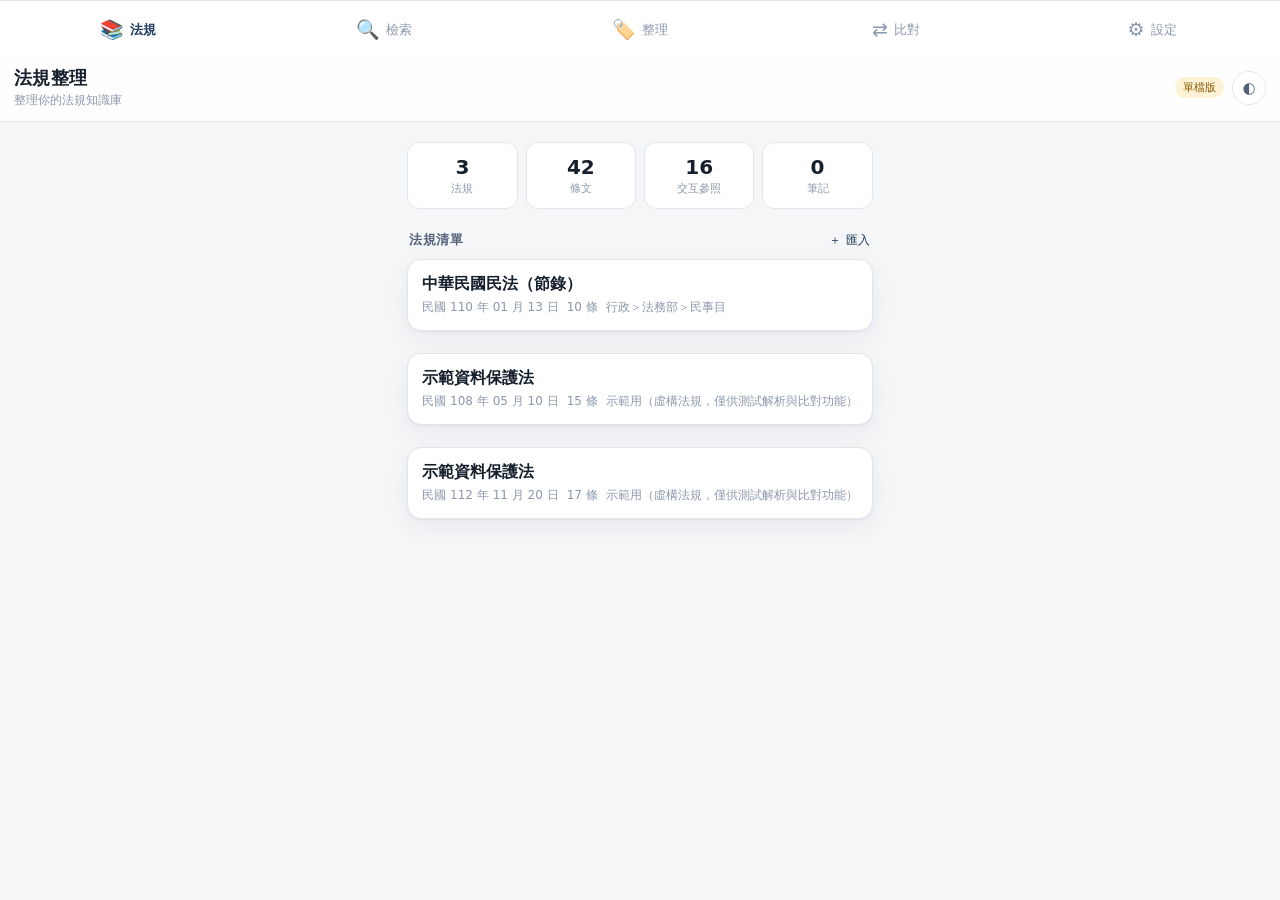
<file: demo/法規整理-試用版.html>
<!DOCTYPE html>
<html lang="zh-Hant">
<head>
<meta charset="utf-8" />
<meta name="viewport" content="width=device-width, initial-scale=1, viewport-fit=cover" />
<meta name="theme-color" content="#1f3a5f" />
<meta name="description" content="法規整理 App：條文結構化、全文檢索、交互參照、標籤筆記與修法比對。" />
<title>法規整理（試用版）</title>

<link rel="icon" href="[data-uri]" type="image/svg+xml" />
<link rel="apple-touch-icon" href="[data-uri]" />
<meta name="apple-mobile-web-app-capable" content="yes" />
<meta name="apple-mobile-web-app-status-bar-style" content="black-translucent" />
<meta name="apple-mobile-web-app-title" content="法規整理" />
<style>
/* 法規整理 App 樣式：手機優先，桌機自動加寬 */

:root {
  --ink: #16202c;
  --ink-soft: #55637a;
  --ink-faint: #8b98ab;
  --paper: #f5f6f8;
  --card: #ffffff;
  --line: #e2e6ec;
  --brand: #1f3a5f;
  --brand-soft: #e8eef7;
  --accent: #9a6b2f;
  --danger: #b3261e;
  --ok: #1f6b45;
  --radius: 14px;
  --shadow: 0 1px 2px rgba(22, 32, 44, .06), 0 8px 24px rgba(22, 32, 44, .06);
  --tabbar-height: 58px;
  --reading-size: 17px;
  --reading-line: 1.9;
  color-scheme: light dark;
}

[data-theme="dark"] {
  --ink: #e7ecf3;
  --ink-soft: #a8b4c6;
  --ink-faint: #7c8798;
  --paper: #12161c;
  --card: #1a2027;
  --line: #2a323d;
  --brand: #8fb4e8;
  --brand-soft: #1e2936;
  --accent: #d5a869;
  --shadow: 0 1px 2px rgba(0, 0, 0, .4), 0 8px 24px rgba(0, 0, 0, .3);
}

* { box-sizing: border-box; }

html, body {
  margin: 0;
  padding: 0;
  background: var(--paper);
  color: var(--ink);
  font-family: "Noto Sans TC", "PingFang TC", "Microsoft JhengHei", "Hiragino Sans", system-ui, -apple-system, "Segoe UI", sans-serif;
  -webkit-text-size-adjust: 100%;
  overscroll-behavior-y: contain;
}

body { padding-bottom: calc(var(--tabbar-height) + env(safe-area-inset-bottom)); }

a { color: var(--brand); text-decoration: none; }
button { font: inherit; cursor: pointer; }

/* ------------------------------------------------------------ 頂部列 */
.topbar {
  position: sticky;
  top: 0;
  z-index: 20;
  display: flex;
  align-items: center;
  gap: 10px;
  padding: calc(env(safe-area-inset-top) + 12px) 14px 12px;
  background: color-mix(in srgb, var(--card) 88%, transparent);
  backdrop-filter: saturate(150%) blur(12px);
  border-bottom: 1px solid var(--line);
}

.topbar__titles { flex: 1; min-width: 0; }
.topbar__title {
  margin: 0;
  font-size: 18px;
  font-weight: 700;
  letter-spacing: .3px;
  white-space: nowrap;
  overflow: hidden;
  text-overflow: ellipsis;
}
.topbar__subtitle {
  margin: 2px 0 0;
  font-size: 12px;
  color: var(--ink-faint);
  white-space: nowrap;
  overflow: hidden;
  text-overflow: ellipsis;
}
.topbar__back {
  border: none;
  background: var(--brand-soft);
  color: var(--brand);
  width: 34px;
  height: 34px;
  border-radius: 50%;
  font-size: 22px;
  line-height: 1;
  padding: 0 0 3px;
}
.topbar__actions { display: flex; align-items: center; gap: 8px; }
.icon-button {
  border: 1px solid var(--line);
  background: var(--card);
  color: var(--ink-soft);
  width: 34px;
  height: 34px;
  border-radius: 50%;
  font-size: 15px;
}

.badge {
  font-size: 11px;
  padding: 3px 8px;
  border-radius: 999px;
  background: var(--brand-soft);
  color: var(--brand);
  white-space: nowrap;
}
.badge--offline { background: #fdf1d6; color: #8a5a00; }
[data-theme="dark"] .badge--offline { background: #3a2f18; color: #e6bd6a; }

/* ------------------------------------------------------------ 版面 */
.view { padding: 14px 14px 24px; max-width: 860px; margin: 0 auto; }
.view:focus { outline: none; }
.loading, .empty {
  padding: 40px 16px;
  text-align: center;
  color: var(--ink-faint);
  font-size: 14px;
}

.section-title {
  display: flex;
  align-items: baseline;
  justify-content: space-between;
  gap: 8px;
  margin: 22px 2px 10px;
  font-size: 13px;
  font-weight: 700;
  color: var(--ink-soft);
  letter-spacing: .6px;
}
.section-title:first-child { margin-top: 4px; }
.section-title a { font-size: 12px; font-weight: 500; }

.card {
  background: var(--card);
  border: 1px solid var(--line);
  border-radius: var(--radius);
  box-shadow: var(--shadow);
  padding: 14px;
  margin-bottom: 12px;
}
.card--tap { display: block; color: inherit; transition: transform .12s ease; }
.card--tap:active { transform: scale(.99); }

.list { display: flex; flex-direction: column; gap: 10px; }

.law-card__name { font-size: 16px; font-weight: 700; margin: 0 0 4px; }
.law-card__meta { font-size: 12px; color: var(--ink-faint); display: flex; flex-wrap: wrap; gap: 8px; }
.law-card__chips { margin-top: 10px; display: flex; gap: 6px; flex-wrap: wrap; }

.chip {
  font-size: 11px;
  padding: 3px 9px;
  border-radius: 999px;
  background: var(--brand-soft);
  color: var(--brand);
  border: none;
}
.chip--muted { background: transparent; color: var(--ink-faint); border: 1px solid var(--line); }
.chip--accent { background: color-mix(in srgb, var(--accent) 18%, transparent); color: var(--accent); }
.chip--del { background: color-mix(in srgb, var(--danger) 12%, transparent); color: var(--danger); }

/* ------------------------------------------------------------ 檢索 */
.searchbar { display: flex; gap: 8px; margin-bottom: 12px; }
.searchbar input {
  flex: 1;
  min-width: 0;
  padding: 12px 14px;
  font-size: 16px;
  border: 1px solid var(--line);
  border-radius: 12px;
  background: var(--card);
  color: var(--ink);
}
.searchbar input:focus { outline: 2px solid var(--brand-soft); border-color: var(--brand); }

.button {
  border: none;
  border-radius: 12px;
  padding: 12px 16px;
  font-size: 15px;
  font-weight: 600;
  background: var(--brand);
  color: #fff;
}
.button--ghost { background: var(--card); color: var(--brand); border: 1px solid var(--line); }
.button--block { display: block; width: 100%; }
.button--small { padding: 8px 12px; font-size: 13px; border-radius: 10px; }
.button:disabled { opacity: .5; }

.button-row { display: flex; gap: 8px; flex-wrap: wrap; }

.hit__head { display: flex; justify-content: space-between; gap: 10px; align-items: baseline; }
.hit__law { font-size: 13px; color: var(--ink-soft); }
.hit__version { font-size: 11px; color: var(--ink-faint); }
.hit__label { font-size: 15px; font-weight: 700; }
.hit__path { font-size: 11px; color: var(--ink-faint); margin: 4px 0 0; }
.hit__snippet { font-size: 14px; line-height: 1.7; margin: 8px 0 0; color: var(--ink-soft); }
mark { background: color-mix(in srgb, var(--accent) 28%, transparent); color: inherit; padding: 0 2px; border-radius: 3px; }

/* ------------------------------------------------------------ 章節樹 */
.tree { display: flex; flex-direction: column; gap: 2px; }
.tree__division {
  font-weight: 700;
  color: var(--brand);
  padding: 10px 0 4px;
  font-size: 14px;
}
.tree__division[data-level="2"] { font-size: 13.5px; }
.tree__division[data-level="3"] { font-size: 13px; color: var(--ink-soft); }
.tree__article {
  display: flex;
  gap: 10px;
  padding: 10px 12px;
  border-radius: 10px;
  background: var(--card);
  border: 1px solid var(--line);
  color: inherit;
  align-items: baseline;
}
.tree__article:active { background: var(--brand-soft); }
.tree__label { font-weight: 700; font-size: 14px; white-space: nowrap; }
.tree__preview {
  font-size: 13px;
  color: var(--ink-faint);
  overflow: hidden;
  text-overflow: ellipsis;
  white-space: nowrap;
}
.tree__group { padding-left: 10px; border-left: 2px solid var(--line); margin-left: 4px; display: flex; flex-direction: column; gap: 6px; }

/* ------------------------------------------------------------ 條文 */
.article__label { font-size: 20px; font-weight: 700; margin: 0; }
.article__path { font-size: 12px; color: var(--ink-faint); margin: 6px 0 0; }
.article__body {
  font-size: var(--reading-size);
  line-height: var(--reading-line);
  margin-top: 14px;
  font-family: "Noto Serif TC", "Songti TC", "PMingLiU", Georgia, serif;
}
.paragraph { margin: 0 0 12px; text-indent: 2em; }
.paragraph__index {
  display: inline-block;
  text-indent: 0;
  margin-right: 6px;
  font-size: 12px;
  color: var(--ink-faint);
  font-family: system-ui, sans-serif;
  vertical-align: 2px;
}
.items { margin: 6px 0 12px; padding-left: 2em; display: flex; flex-direction: column; gap: 6px; }
.item { text-indent: 0; }
.item--目 { padding-left: 1.6em; color: var(--ink-soft); font-size: .95em; }
.ref-link {
  border-bottom: 1px dashed var(--brand);
  cursor: pointer;
  color: var(--brand);
}

.toolbar { display: flex; gap: 8px; flex-wrap: wrap; margin-top: 16px; }

.reference { display: flex; gap: 10px; align-items: baseline; padding: 9px 0; border-bottom: 1px dashed var(--line); font-size: 14px; }
.reference:last-child { border-bottom: none; }
.reference__relation {
  font-size: 11px;
  padding: 2px 7px;
  border-radius: 6px;
  background: var(--brand-soft);
  color: var(--brand);
  white-space: nowrap;
}
.reference__relation[data-relation="準用"] { background: color-mix(in srgb, var(--accent) 18%, transparent); color: var(--accent); }
.reference__relation[data-relation="除外"] { background: color-mix(in srgb, var(--danger) 12%, transparent); color: var(--danger); }
.reference__text { flex: 1; min-width: 0; }
.reference__context { font-size: 12px; color: var(--ink-faint); margin-top: 3px; }

textarea, select, input[type="text"] {
  width: 100%;
  padding: 11px 12px;
  font-size: 15px;
  border: 1px solid var(--line);
  border-radius: 12px;
  background: var(--card);
  color: var(--ink);
  font-family: inherit;
}
textarea { min-height: 110px; resize: vertical; line-height: 1.7; }
label.field { display: block; margin-bottom: 12px; font-size: 13px; color: var(--ink-soft); }
label.field > span { display: block; margin-bottom: 6px; font-weight: 600; }

.tag-row { display: flex; gap: 6px; flex-wrap: wrap; align-items: center; }
.tag-pill {
  display: inline-flex;
  align-items: center;
  gap: 5px;
  font-size: 12px;
  padding: 5px 10px;
  border-radius: 999px;
  background: var(--brand-soft);
  color: var(--brand);
}
.tag-pill button { border: none; background: none; color: inherit; font-size: 14px; line-height: 1; padding: 0; }

/* ------------------------------------------------------------ 比對 */
.diff-summary { display: flex; gap: 8px; flex-wrap: wrap; margin-bottom: 12px; }
.diff-change { margin-bottom: 12px; }
.diff-change__head { display: flex; gap: 8px; align-items: baseline; margin-bottom: 8px; }
.diff-body { font-size: 15px; line-height: 1.9; }
.diff-ins { background: color-mix(in srgb, var(--ok) 16%, transparent); color: var(--ok); border-radius: 3px; }
.diff-del { background: color-mix(in srgb, var(--danger) 12%, transparent); color: var(--danger); text-decoration: line-through; border-radius: 3px; }

.stat-grid { display: grid; grid-template-columns: repeat(auto-fit, minmax(72px, 1fr)); gap: 8px; }
.stat { background: var(--card); border: 1px solid var(--line); border-radius: 12px; padding: 12px 8px; text-align: center; }
.stat__value { font-size: 20px; font-weight: 700; }
.stat__label { font-size: 11px; color: var(--ink-faint); margin-top: 2px; }

.path-table { width: 100%; font-size: 12.5px; border-collapse: collapse; }
.path-table th { text-align: left; color: var(--ink-soft); font-weight: 600; padding: 6px 8px 6px 0; white-space: nowrap; vertical-align: top; }
.path-table td { padding: 6px 0; color: var(--ink-soft); word-break: break-all; font-family: ui-monospace, SFMono-Regular, Menlo, monospace; }

/* ------------------------------------------------------------ 底部導覽 */
.tabbar {
  position: fixed;
  bottom: 0;
  left: 0;
  right: 0;
  z-index: 30;
  display: flex;
  height: calc(var(--tabbar-height) + env(safe-area-inset-bottom));
  padding-bottom: env(safe-area-inset-bottom);
  background: color-mix(in srgb, var(--card) 92%, transparent);
  backdrop-filter: saturate(150%) blur(12px);
  border-top: 1px solid var(--line);
}
.tabbar__item {
  flex: 1;
  display: flex;
  flex-direction: column;
  align-items: center;
  justify-content: center;
  gap: 2px;
  font-size: 10.5px;
  color: var(--ink-faint);
  padding-top: 4px;
}
.tabbar__item[aria-current="page"] { color: var(--brand); font-weight: 700; }
.tabbar__icon { font-size: 19px; line-height: 1; }

.toast {
  position: fixed;
  left: 50%;
  bottom: calc(var(--tabbar-height) + env(safe-area-inset-bottom) + 16px);
  transform: translateX(-50%);
  z-index: 40;
  background: var(--ink);
  color: var(--paper);
  padding: 10px 16px;
  border-radius: 999px;
  font-size: 13.5px;
  box-shadow: var(--shadow);
  max-width: 88vw;
  text-align: center;
}

@media (min-width: 760px) {
  body { padding-bottom: 0; padding-top: 0; }
  .tabbar { position: sticky; top: 0; bottom: auto; order: -1; height: 54px; padding-bottom: 0; }
  .tabbar__item { flex-direction: row; gap: 6px; font-size: 13px; }
  #app { display: flex; flex-direction: column; min-height: 100vh; }
  .view { padding-top: 20px; }
}

@media print {
  .topbar, .tabbar, .toolbar, .toast { display: none !important; }
  .view { max-width: none; }
}

</style>
</head>
<body>
<div id="app">
  <header class="topbar">
    <button class="topbar__back" id="back-button" hidden aria-label="返回">‹</button>
    <div class="topbar__titles">
      <h1 class="topbar__title" id="page-title">法規整理</h1>
      <p class="topbar__subtitle" id="page-subtitle">整理你的法規知識庫</p>
    </div>
    <div class="topbar__actions">
      <span class="badge badge--offline" id="offline-badge" hidden>離線</span>
      <button class="icon-button" id="theme-button" aria-label="切換深淺色">◐</button>
    </div>
  </header>

  <main id="view" class="view" tabindex="-1">
    <div class="loading">載入中…</div>
  </main>

  <nav class="tabbar" id="tabbar">
    <a class="tabbar__item" href="#/" data-tab="home"><span class="tabbar__icon">📚</span><span>法規</span></a>
    <a class="tabbar__item" href="#/search" data-tab="search"><span class="tabbar__icon">🔍</span><span>檢索</span></a>
    <a class="tabbar__item" href="#/organize" data-tab="organize"><span class="tabbar__icon">🏷️</span><span>整理</span></a>
    <a class="tabbar__item" href="#/diff" data-tab="diff"><span class="tabbar__icon">⇄</span><span>比對</span></a>
    <a class="tabbar__item" href="#/settings" data-tab="settings"><span class="tabbar__icon">⚙️</span><span>設定</span></a>
  </nav>

  <div class="toast" id="toast" hidden></div>
</div>

<script>window.__LAWKIT_BUNDLE__ = {"generated_at":"2026-07-25T09:36:51+00:00","laws":[{"id":1,"name":"中華民國民法（節錄）","short_name":"","category":"行政＞法務部＞民事目","authority":"","version_label":"民國 110 年 01 月 13 日","amended":"民國 110 年 01 月 13 日","promulgated":"","divisions":[{"id":1,"law_id":1,"seq":0,"parent_seq":null,"kind":"編","number":1,"sub":0,"title":"總則","level":1,"heading":"第一編 總則"},{"id":2,"law_id":1,"seq":1,"parent_seq":0,"kind":"章","number":1,"sub":0,"title":"法例","level":2,"heading":"第一章 法例"},{"id":3,"law_id":1,"seq":2,"parent_seq":0,"kind":"章","number":2,"sub":0,"title":"人","level":2,"heading":"第二章 人"},{"id":4,"law_id":1,"seq":3,"parent_seq":2,"kind":"節","number":1,"sub":0,"title":"自然人","level":3,"heading":"第一節 自然人"},{"id":5,"law_id":1,"seq":4,"parent_seq":0,"kind":"章","number":4,"sub":0,"title":"法律行為","level":2,"heading":"第四章 法律行為"},{"id":6,"law_id":1,"seq":5,"parent_seq":4,"kind":"節","number":1,"sub":0,"title":"通則","level":3,"heading":"第一節 通則"},{"id":7,"law_id":1,"seq":6,"parent_seq":0,"kind":"章","number":7,"sub":0,"title":"權利之行使","level":2,"heading":"第七章 權利之行使"},{"id":8,"law_id":1,"seq":7,"parent_seq":null,"kind":"編","number":2,"sub":0,"title":"債","level":1,"heading":"第二編 債"},{"id":9,"law_id":1,"seq":8,"parent_seq":7,"kind":"章","number":1,"sub":0,"title":"通則","level":2,"heading":"第一章 通則"},{"id":10,"law_id":1,"seq":9,"parent_seq":8,"kind":"節","number":1,"sub":0,"title":"債之發生","level":3,"heading":"第一節 債之發生"},{"id":11,"law_id":1,"seq":10,"parent_seq":9,"kind":"款","number":5,"sub":0,"title":"侵權行為","level":4,"heading":"第五款 侵權行為"}],"articles":[{"id":1,"number":1,"sub":0,"label":"第 1 條","label_chinese":"第一條","division_seq":1,"division_path":"第一編 總則 > 第一章 法例","is_deleted":false,"text":"民事，法律所未規定者，依習慣；無習慣者，依法理。","paragraphs":[{"index":1,"text":"民事，法律所未規定者，依習慣；無習慣者，依法理。","items":[]}],"tags":[],"note":"","refs":[]},{"id":2,"number":2,"sub":0,"label":"第 2 條","label_chinese":"第二條","division_seq":1,"division_path":"第一編 總則 > 第一章 法例","is_deleted":false,"text":"民事所適用之習慣，以不背於公共秩序或善良風俗者為限。","paragraphs":[{"index":1,"text":"民事所適用之習慣，以不背於公共秩序或善良風俗者為限。","items":[]}],"tags":[],"note":"","refs":[]},{"id":3,"number":3,"sub":0,"label":"第 3 條","label_chinese":"第三條","division_seq":1,"division_path":"第一編 總則 > 第一章 法例","is_deleted":false,"text":"依法律規定，有使用文字之必要者，得不由本人自寫，但必須親自簽名。\n如有用印章代簽名者，其蓋章與簽名生同等之效力。\n如以指印、十字或其他符號代簽名者，在文件上，經二人簽名證明，亦與簽名生同等之效力。","paragraphs":[{"index":1,"text":"依法律規定，有使用文字之必要者，得不由本人自寫，但必須親自簽名。","items":[]},{"index":2,"text":"如有用印章代簽名者，其蓋章與簽名生同等之效力。","items":[]},{"index":3,"text":"如以指印、十字或其他符號代簽名者，在文件上，經二人簽名證明，亦與簽名生同等之效力。","items":[]}],"tags":[],"note":"","refs":[]},{"id":4,"number":6,"sub":0,"label":"第 6 條","label_chinese":"第六條","division_seq":3,"division_path":"第一編 總則 > 第二章 人 > 第一節 自然人","is_deleted":false,"text":"人之權利能力，始於出生，終於死亡。","paragraphs":[{"index":1,"text":"人之權利能力，始於出生，終於死亡。","items":[]}],"tags":[],"note":"","refs":[]},{"id":5,"number":12,"sub":0,"label":"第 12 條","label_chinese":"第十二條","division_seq":3,"division_path":"第一編 總則 > 第二章 人 > 第一節 自然人","is_deleted":false,"text":"滿十八歲為成年。","paragraphs":[{"index":1,"text":"滿十八歲為成年。","items":[]}],"tags":[],"note":"","refs":[]},{"id":6,"number":13,"sub":0,"label":"第 13 條","label_chinese":"第十三條","division_seq":3,"division_path":"第一編 總則 > 第二章 人 > 第一節 自然人","is_deleted":false,"text":"未滿七歲之未成年人，無行為能力。\n滿七歲以上之未成年人，有限制行為能力。","paragraphs":[{"index":1,"text":"未滿七歲之未成年人，無行為能力。","items":[]},{"index":2,"text":"滿七歲以上之未成年人，有限制行為能力。","items":[]}],"tags":[],"note":"","refs":[]},{"id":7,"number":71,"sub":0,"label":"第 71 條","label_chinese":"第七十一條","division_seq":5,"division_path":"第一編 總則 > 第四章 法律行為 > 第一節 通則","is_deleted":false,"text":"法律行為，違反強制或禁止之規定者，無效。但其規定並不以之為無效者，不在此限。","paragraphs":[{"index":1,"text":"法律行為，違反強制或禁止之規定者，無效。但其規定並不以之為無效者，不在此限。","items":[]}],"tags":[],"note":"","refs":[]},{"id":8,"number":72,"sub":0,"label":"第 72 條","label_chinese":"第七十二條","division_seq":5,"division_path":"第一編 總則 > 第四章 法律行為 > 第一節 通則","is_deleted":false,"text":"法律行為，有背於公共秩序或善良風俗者，無效。","paragraphs":[{"index":1,"text":"法律行為，有背於公共秩序或善良風俗者，無效。","items":[]}],"tags":[],"note":"","refs":[]},{"id":9,"number":148,"sub":0,"label":"第 148 條","label_chinese":"第一百四十八條","division_seq":6,"division_path":"第一編 總則 > 第七章 權利之行使","is_deleted":false,"text":"權利之行使，不得違反公共利益，或以損害他人為主要目的。\n行使權利，履行義務，應依誠實及信用方法。","paragraphs":[{"index":1,"text":"權利之行使，不得違反公共利益，或以損害他人為主要目的。","items":[]},{"index":2,"text":"行使權利，履行義務，應依誠實及信用方法。","items":[]}],"tags":[],"note":"","refs":[]},{"id":10,"number":184,"sub":0,"label":"第 184 條","label_chinese":"第一百八十四條","division_seq":10,"division_path":"第二編 債 > 第一章 通則 > 第一節 債之發生 > 第五款 侵權行為","is_deleted":false,"text":"因故意或過失，不法侵害他人之權利者，負損害賠償責任。故意以背於善良風俗之方法，加損害於他人者亦同。\n違反保護他人之法律，致生損害於他人者，負賠償責任。但能證明其行為無過失者，不在此限。","paragraphs":[{"index":1,"text":"因故意或過失，不法侵害他人之權利者，負損害賠償責任。故意以背於善良風俗之方法，加損害於他人者亦同。","items":[]},{"index":2,"text":"違反保護他人之法律，致生損害於他人者，負賠償責任。但能證明其行為無過失者，不在此限。","items":[]}],"tags":[],"note":"","refs":[]}],"stats":{"articles":10,"deleted":0,"divisions":11,"references":0,"average_length":40.9,"longest":{"label":"第 3 條","length":98}}},{"id":3,"name":"示範資料保護法","short_name":"","category":"示範用（虛構法規，僅供測試解析與比對功能）","authority":"","version_label":"民國 108 年 05 月 10 日","amended":"","promulgated":"民國 108 年 05 月 10 日","divisions":[{"id":16,"law_id":3,"seq":0,"parent_seq":null,"kind":"章","number":1,"sub":0,"title":"總則","level":2,"heading":"第一章 總則"},{"id":17,"law_id":3,"seq":1,"parent_seq":null,"kind":"章","number":3,"sub":0,"title":"當事人權利","level":2,"heading":"第三章 當事人權利"},{"id":18,"law_id":3,"seq":2,"parent_seq":null,"kind":"章","number":4,"sub":0,"title":"損害賠償及罰則","level":2,"heading":"第四章 損害賠償及罰則"},{"id":19,"law_id":3,"seq":3,"parent_seq":null,"kind":"章","number":5,"sub":0,"title":"附則","level":2,"heading":"第五章 附則"}],"articles":[{"id":28,"number":1,"sub":0,"label":"第 1 條","label_chinese":"第一條","division_seq":0,"division_path":"第一章 總則","is_deleted":false,"text":"為規範個人資料之蒐集、處理及利用，保障人格權益，特制定本法。","paragraphs":[{"index":1,"text":"為規範個人資料之蒐集、處理及利用，保障人格權益，特制定本法。","items":[]}],"tags":[],"note":"","refs":[]},{"id":29,"number":2,"sub":0,"label":"第 2 條","label_chinese":"第二條","division_seq":0,"division_path":"第一章 總則","is_deleted":false,"text":"本法用詞，定義如下：\n一、個人資料：指自然人之姓名、出生年月日、聯絡方式及其他得以直接或間接識別該個人之資料。\n二、蒐集：指以任何方式取得個人資料。\n三、處理：指為建立或利用個人資料檔案所為之紀錄、輸入、儲存、編輯、更正、複製、檢索、刪除、輸出、連結或內部傳送。\n四、當事人：指個人資料之本人。","paragraphs":[{"index":1,"text":"本法用詞，定義如下：","items":[{"kind":"款","label":"一、","text":"個人資料：指自然人之姓名、出生年月日、聯絡方式及其他得以直接或間接識別該個人之資料。","children":[]},{"kind":"款","label":"二、","text":"蒐集：指以任何方式取得個人資料。","children":[]},{"kind":"款","label":"三、","text":"處理：指為建立或利用個人資料檔案所為之紀錄、輸入、儲存、編輯、更正、複製、檢索、刪除、輸出、連結或內部傳送。","children":[]},{"kind":"款","label":"四、","text":"當事人：指個人資料之本人。","children":[]}]}],"tags":[],"note":"","refs":[]},{"id":30,"number":3,"sub":0,"label":"第 3 條","label_chinese":"第三條","division_seq":0,"division_path":"第一章 總則","is_deleted":false,"text":"本法之主管機關如下：\n一、在中央：為數位發展主管機關。\n二、在地方：\n（一）直轄市：為直轄市政府。\n（二）縣（市）：為縣（市）政府。\n第 二 章 蒐集、處理及利用","paragraphs":[{"index":1,"text":"本法之主管機關如下：","items":[{"kind":"款","label":"一、","text":"在中央：為數位發展主管機關。","children":[]},{"kind":"款","label":"二、","text":"在地方：","children":[{"kind":"目","label":"（一）","text":"直轄市：為直轄市政府。","children":[]},{"kind":"目","label":"（二）","text":"縣（市）：為縣（市）政府。","children":[]}]}]},{"index":2,"text":"第 二 章 蒐集、處理及利用","items":[]}],"tags":[],"note":"","refs":[]},{"id":31,"number":5,"sub":0,"label":"第 5 條","label_chinese":"第五條","division_seq":0,"division_path":"第一章 總則","is_deleted":false,"text":"個人資料之蒐集、處理或利用，應尊重當事人之權益，依誠實及信用方法為之，不得逾越特定目的之必要範圍。","paragraphs":[{"index":1,"text":"個人資料之蒐集、處理或利用，應尊重當事人之權益，依誠實及信用方法為之，不得逾越特定目的之必要範圍。","items":[]}],"tags":[],"note":"","refs":[]},{"id":32,"number":6,"sub":0,"label":"第 6 條","label_chinese":"第六條","division_seq":0,"division_path":"第一章 總則","is_deleted":false,"text":"蒐集個人資料，應向當事人告知下列事項：\n一、蒐集之目的。\n二、個人資料之類別。\n三、利用之期間、地區、對象及方式。\n四、當事人得行使之權利及方式。","paragraphs":[{"index":1,"text":"蒐集個人資料，應向當事人告知下列事項：","items":[{"kind":"款","label":"一、","text":"蒐集之目的。","children":[]},{"kind":"款","label":"二、","text":"個人資料之類別。","children":[]},{"kind":"款","label":"三、","text":"利用之期間、地區、對象及方式。","children":[]},{"kind":"款","label":"四、","text":"當事人得行使之權利及方式。","children":[]}]}],"tags":[],"note":"","refs":[]},{"id":33,"number":7,"sub":0,"label":"第 7 條","label_chinese":"第七條","division_seq":0,"division_path":"第一章 總則","is_deleted":false,"text":"有下列情形之一者，得免為前條之告知：\n一、依法律規定得免告知。\n二、為免除當事人之生命、身體、自由或財產上之危險。\n三、告知將妨害公務機關執行法定職務。","paragraphs":[{"index":1,"text":"有下列情形之一者，得免為前條之告知：","items":[{"kind":"款","label":"一、","text":"依法律規定得免告知。","children":[]},{"kind":"款","label":"二、","text":"為免除當事人之生命、身體、自由或財產上之危險。","children":[]},{"kind":"款","label":"三、","text":"告知將妨害公務機關執行法定職務。","children":[]}]}],"tags":[],"note":"","refs":[]},{"id":34,"number":8,"sub":0,"label":"第 8 條","label_chinese":"第八條","division_seq":0,"division_path":"第一章 總則","is_deleted":false,"text":"公務機關保有個人資料檔案者，應指定專人辦理安全維護事項，防止個人資料被竊取、竄改、毀損、滅失或洩漏。\n非公務機關準用前項規定。","paragraphs":[{"index":1,"text":"公務機關保有個人資料檔案者，應指定專人辦理安全維護事項，防止個人資料被竊取、竄改、毀損、滅失或洩漏。","items":[]},{"index":2,"text":"非公務機關準用前項規定。","items":[]}],"tags":[],"note":"","refs":[]},{"id":35,"number":9,"sub":0,"label":"第 9 條","label_chinese":"第九條","division_seq":0,"division_path":"第一章 總則","is_deleted":true,"text":"（刪除）","paragraphs":[],"tags":[],"note":"","refs":[]},{"id":36,"number":10,"sub":0,"label":"第 10 條","label_chinese":"第十條","division_seq":1,"division_path":"第三章 當事人權利","is_deleted":false,"text":"當事人就其個人資料得行使下列權利：\n一、查詢或請求閱覽。\n二、請求製給複製本。\n三、請求補充或更正。\n四、請求停止蒐集、處理或利用。\n五、請求刪除。\n前項權利，不得預先拋棄或以特約限制之。","paragraphs":[{"index":1,"text":"當事人就其個人資料得行使下列權利：","items":[{"kind":"款","label":"一、","text":"查詢或請求閱覽。","children":[]},{"kind":"款","label":"二、","text":"請求製給複製本。","children":[]},{"kind":"款","label":"三、","text":"請求補充或更正。","children":[]},{"kind":"款","label":"四、","text":"請求停止蒐集、處理或利用。","children":[]},{"kind":"款","label":"五、","text":"請求刪除。","children":[]}]},{"index":2,"text":"前項權利，不得預先拋棄或以特約限制之。","items":[]}],"tags":[],"note":"","refs":[]},{"id":37,"number":11,"sub":0,"label":"第 11 條","label_chinese":"第十一條","division_seq":1,"division_path":"第三章 當事人權利","is_deleted":false,"text":"非公務機關受理當事人依第十條所為之請求，應於十五日內為准駁之決定；必要時得予延長，延長之期間不得逾十五日。","paragraphs":[{"index":1,"text":"非公務機關受理當事人依第十條所為之請求，應於十五日內為准駁之決定；必要時得予延長，延長之期間不得逾十五日。","items":[]}],"tags":[],"note":"","refs":[{"relation":"依據","target_law":null,"target_article":10,"target_sub":0,"target_paragraph":null,"raw_text":"第十條","to_article_id":36}]},{"id":38,"number":15,"sub":0,"label":"第 15 條","label_chinese":"第十五條","division_seq":2,"division_path":"第四章 損害賠償及罰則","is_deleted":false,"text":"違反本法規定，致當事人受損害者，應負損害賠償責任。但能證明其無故意或過失者，不在此限。\n損害賠償之請求，適用民法第一百九十七條之規定。","paragraphs":[{"index":1,"text":"違反本法規定，致當事人受損害者，應負損害賠償責任。但能證明其無故意或過失者，不在此限。","items":[]},{"index":2,"text":"損害賠償之請求，適用民法第一百九十七條之規定。","items":[]}],"tags":[],"note":"","refs":[{"relation":"適用","target_law":"民法","target_article":197,"target_sub":0,"target_paragraph":null,"raw_text":"適用民法第一百九十七條","to_article_id":null}]},{"id":39,"number":16,"sub":0,"label":"第 16 條","label_chinese":"第十六條","division_seq":2,"division_path":"第四章 損害賠償及罰則","is_deleted":false,"text":"違反第五條至第八條規定者，由主管機關處新臺幣二萬元以上二十萬元以下罰鍰，並令其限期改正；屆期未改正者，按次處罰。","paragraphs":[{"index":1,"text":"違反第五條至第八條規定者，由主管機關處新臺幣二萬元以上二十萬元以下罰鍰，並令其限期改正；屆期未改正者，按次處罰。","items":[]}],"tags":[],"note":"","refs":[{"relation":"處罰","target_law":null,"target_article":5,"target_sub":0,"target_paragraph":null,"raw_text":"第五條至第八條","to_article_id":31},{"relation":"處罰","target_law":null,"target_article":6,"target_sub":0,"target_paragraph":null,"raw_text":"第五條至第八條","to_article_id":32},{"relation":"處罰","target_law":null,"target_article":7,"target_sub":0,"target_paragraph":null,"raw_text":"第五條至第八條","to_article_id":33},{"relation":"處罰","target_law":null,"target_article":8,"target_sub":0,"target_paragraph":null,"raw_text":"第五條至第八條","to_article_id":34}]},{"id":40,"number":17,"sub":0,"label":"第 17 條","label_chinese":"第十七條","division_seq":2,"division_path":"第四章 損害賠償及罰則","is_deleted":false,"text":"公務機關違反第八條第一項規定者，除依前條規定處罰外，並應對其行為人依法懲處。","paragraphs":[{"index":1,"text":"公務機關違反第八條第一項規定者，除依前條規定處罰外，並應對其行為人依法懲處。","items":[]}],"tags":[],"note":"","refs":[{"relation":"除外","target_law":null,"target_article":8,"target_sub":0,"target_paragraph":1,"raw_text":"第八條第一項","to_article_id":34}]},{"id":41,"number":20,"sub":0,"label":"第 20 條","label_chinese":"第二十條","division_seq":3,"division_path":"第五章 附則","is_deleted":false,"text":"本法施行細則，由主管機關定之。","paragraphs":[{"index":1,"text":"本法施行細則，由主管機關定之。","items":[]}],"tags":[],"note":"","refs":[]},{"id":42,"number":21,"sub":0,"label":"第 21 條","label_chinese":"第二十一條","division_seq":3,"division_path":"第五章 附則","is_deleted":false,"text":"本法自公布日施行。","paragraphs":[{"index":1,"text":"本法自公布日施行。","items":[]}],"tags":[],"note":"","refs":[]}],"stats":{"articles":15,"deleted":1,"divisions":4,"references":7,"average_length":60.8,"longest":{"label":"第 2 條","length":147}}},{"id":2,"name":"示範資料保護法","short_name":"","category":"示範用（虛構法規，僅供測試解析與比對功能）","authority":"","version_label":"民國 112 年 11 月 20 日","amended":"民國 112 年 11 月 20 日","promulgated":"","divisions":[{"id":12,"law_id":2,"seq":0,"parent_seq":null,"kind":"章","number":1,"sub":0,"title":"總則","level":2,"heading":"第一章 總則"},{"id":13,"law_id":2,"seq":1,"parent_seq":null,"kind":"章","number":3,"sub":0,"title":"當事人權利","level":2,"heading":"第三章 當事人權利"},{"id":14,"law_id":2,"seq":2,"parent_seq":null,"kind":"章","number":4,"sub":0,"title":"損害賠償及罰則","level":2,"heading":"第四章 損害賠償及罰則"},{"id":15,"law_id":2,"seq":3,"parent_seq":null,"kind":"章","number":5,"sub":0,"title":"附則","level":2,"heading":"第五章 附則"}],"articles":[{"id":11,"number":1,"sub":0,"label":"第 1 條","label_chinese":"第一條","division_seq":0,"division_path":"第一章 總則","is_deleted":false,"text":"為規範個人資料之蒐集、處理及利用，保障人格權益，特制定本法。","paragraphs":[{"index":1,"text":"為規範個人資料之蒐集、處理及利用，保障人格權益，特制定本法。","items":[]}],"tags":[],"note":"","refs":[]},{"id":12,"number":2,"sub":0,"label":"第 2 條","label_chinese":"第二條","division_seq":0,"division_path":"第一章 總則","is_deleted":false,"text":"本法用詞，定義如下：\n一、個人資料：指自然人之姓名、出生年月日、聯絡方式及其他得以直接或間接識別該個人之資料。\n二、蒐集：指以任何方式取得個人資料。\n三、處理：指為建立或利用個人資料檔案所為之紀錄、輸入、儲存、編輯、更正、複製、檢索、刪除、輸出、連結或內部傳送。\n四、當事人：指個人資料之本人。\n五、國際傳輸：指將個人資料作跨國（境）之處理或利用。","paragraphs":[{"index":1,"text":"本法用詞，定義如下：","items":[{"kind":"款","label":"一、","text":"個人資料：指自然人之姓名、出生年月日、聯絡方式及其他得以直接或間接識別該個人之資料。","children":[]},{"kind":"款","label":"二、","text":"蒐集：指以任何方式取得個人資料。","children":[]},{"kind":"款","label":"三、","text":"處理：指為建立或利用個人資料檔案所為之紀錄、輸入、儲存、編輯、更正、複製、檢索、刪除、輸出、連結或內部傳送。","children":[]},{"kind":"款","label":"四、","text":"當事人：指個人資料之本人。","children":[]},{"kind":"款","label":"五、","text":"國際傳輸：指將個人資料作跨國（境）之處理或利用。","children":[]}]}],"tags":[],"note":"","refs":[]},{"id":13,"number":3,"sub":0,"label":"第 3 條","label_chinese":"第三條","division_seq":0,"division_path":"第一章 總則","is_deleted":false,"text":"本法之主管機關如下：\n一、在中央：為數位發展主管機關。\n二、在地方：\n（一）直轄市：為直轄市政府。\n（二）縣（市）：為縣（市）政府。\n第 二 章 蒐集、處理及利用","paragraphs":[{"index":1,"text":"本法之主管機關如下：","items":[{"kind":"款","label":"一、","text":"在中央：為數位發展主管機關。","children":[]},{"kind":"款","label":"二、","text":"在地方：","children":[{"kind":"目","label":"（一）","text":"直轄市：為直轄市政府。","children":[]},{"kind":"目","label":"（二）","text":"縣（市）：為縣（市）政府。","children":[]}]}]},{"index":2,"text":"第 二 章 蒐集、處理及利用","items":[]}],"tags":[],"note":"","refs":[]},{"id":14,"number":5,"sub":0,"label":"第 5 條","label_chinese":"第五條","division_seq":0,"division_path":"第一章 總則","is_deleted":false,"text":"個人資料之蒐集、處理或利用，應尊重當事人之權益，依誠實及信用方法為之，不得逾越特定目的之必要範圍，並應與蒐集之目的具有正當合理之關聯。","paragraphs":[{"index":1,"text":"個人資料之蒐集、處理或利用，應尊重當事人之權益，依誠實及信用方法為之，不得逾越特定目的之必要範圍，並應與蒐集之目的具有正當合理之關聯。","items":[]}],"tags":[],"note":"","refs":[]},{"id":15,"number":6,"sub":0,"label":"第 6 條","label_chinese":"第六條","division_seq":0,"division_path":"第一章 總則","is_deleted":false,"text":"蒐集個人資料，應向當事人告知下列事項：\n一、蒐集之目的。\n二、個人資料之類別。\n三、利用之期間、地區、對象及方式。\n四、當事人得行使之權利及方式。\n五、當事人得自由選擇提供個人資料時，不提供將對其權益之影響。","paragraphs":[{"index":1,"text":"蒐集個人資料，應向當事人告知下列事項：","items":[{"kind":"款","label":"一、","text":"蒐集之目的。","children":[]},{"kind":"款","label":"二、","text":"個人資料之類別。","children":[]},{"kind":"款","label":"三、","text":"利用之期間、地區、對象及方式。","children":[]},{"kind":"款","label":"四、","text":"當事人得行使之權利及方式。","children":[]},{"kind":"款","label":"五、","text":"當事人得自由選擇提供個人資料時，不提供將對其權益之影響。","children":[]}]}],"tags":[],"note":"","refs":[]},{"id":16,"number":7,"sub":0,"label":"第 7 條","label_chinese":"第七條","division_seq":0,"division_path":"第一章 總則","is_deleted":false,"text":"有下列情形之一者，得免為前條之告知：\n一、依法律規定得免告知。\n二、為免除當事人之生命、身體、自由或財產上之危險。\n三、告知將妨害公務機關執行法定職務。","paragraphs":[{"index":1,"text":"有下列情形之一者，得免為前條之告知：","items":[{"kind":"款","label":"一、","text":"依法律規定得免告知。","children":[]},{"kind":"款","label":"二、","text":"為免除當事人之生命、身體、自由或財產上之危險。","children":[]},{"kind":"款","label":"三、","text":"告知將妨害公務機關執行法定職務。","children":[]}]}],"tags":[],"note":"","refs":[]},{"id":17,"number":8,"sub":0,"label":"第 8 條","label_chinese":"第八條","division_seq":0,"division_path":"第一章 總則","is_deleted":false,"text":"公務機關保有個人資料檔案者，應指定專人辦理安全維護事項，防止個人資料被竊取、竄改、毀損、滅失或洩漏。\n非公務機關準用前項規定。","paragraphs":[{"index":1,"text":"公務機關保有個人資料檔案者，應指定專人辦理安全維護事項，防止個人資料被竊取、竄改、毀損、滅失或洩漏。","items":[]},{"index":2,"text":"非公務機關準用前項規定。","items":[]}],"tags":[],"note":"","refs":[]},{"id":18,"number":9,"sub":0,"label":"第 9 條","label_chinese":"第九條","division_seq":0,"division_path":"第一章 總則","is_deleted":true,"text":"（刪除）","paragraphs":[],"tags":[],"note":"","refs":[]},{"id":19,"number":10,"sub":0,"label":"第 10 條","label_chinese":"第十條","division_seq":1,"division_path":"第三章 當事人權利","is_deleted":false,"text":"當事人就其個人資料得行使下列權利：\n一、查詢或請求閱覽。\n二、請求製給複製本。\n三、請求補充或更正。\n四、請求停止蒐集、處理或利用。\n五、請求刪除。\n前項權利，不得預先拋棄或以特約限制之。","paragraphs":[{"index":1,"text":"當事人就其個人資料得行使下列權利：","items":[{"kind":"款","label":"一、","text":"查詢或請求閱覽。","children":[]},{"kind":"款","label":"二、","text":"請求製給複製本。","children":[]},{"kind":"款","label":"三、","text":"請求補充或更正。","children":[]},{"kind":"款","label":"四、","text":"請求停止蒐集、處理或利用。","children":[]},{"kind":"款","label":"五、","text":"請求刪除。","children":[]}]},{"index":2,"text":"前項權利，不得預先拋棄或以特約限制之。","items":[]}],"tags":[],"note":"","refs":[]},{"id":20,"number":11,"sub":0,"label":"第 11 條","label_chinese":"第十一條","division_seq":1,"division_path":"第三章 當事人權利","is_deleted":false,"text":"非公務機關受理當事人依第十條所為之請求，應於三十日內為准駁之決定；必要時得予延長，延長之期間不得逾三十日。","paragraphs":[{"index":1,"text":"非公務機關受理當事人依第十條所為之請求，應於三十日內為准駁之決定；必要時得予延長，延長之期間不得逾三十日。","items":[]}],"tags":[],"note":"","refs":[{"relation":"依據","target_law":null,"target_article":10,"target_sub":0,"target_paragraph":null,"raw_text":"第十條","to_article_id":19}]},{"id":21,"number":11,"sub":1,"label":"第 11-1 條","label_chinese":"第十一條之一","division_seq":1,"division_path":"第三章 當事人權利","is_deleted":false,"text":"當事人依第十條第一項第五款請求刪除者，非公務機關應同時通知其委託處理個人資料之第三人。\n前項通知之方式及程序，準用第十一條之規定。","paragraphs":[{"index":1,"text":"當事人依第十條第一項第五款請求刪除者，非公務機關應同時通知其委託處理個人資料之第三人。","items":[]},{"index":2,"text":"前項通知之方式及程序，準用第十一條之規定。","items":[]}],"tags":[],"note":"","refs":[{"relation":"依據","target_law":null,"target_article":10,"target_sub":0,"target_paragraph":1,"raw_text":"第十條第一項第五款","to_article_id":19},{"relation":"準用","target_law":null,"target_article":11,"target_sub":0,"target_paragraph":null,"raw_text":"第十一條","to_article_id":20}]},{"id":22,"number":15,"sub":0,"label":"第 15 條","label_chinese":"第十五條","division_seq":2,"division_path":"第四章 損害賠償及罰則","is_deleted":false,"text":"違反本法規定，致當事人受損害者，應負損害賠償責任。但能證明其無故意或過失者，不在此限。\n損害賠償之請求，適用民法第一百九十七條之規定。","paragraphs":[{"index":1,"text":"違反本法規定，致當事人受損害者，應負損害賠償責任。但能證明其無故意或過失者，不在此限。","items":[]},{"index":2,"text":"損害賠償之請求，適用民法第一百九十七條之規定。","items":[]}],"tags":[],"note":"","refs":[{"relation":"適用","target_law":"民法","target_article":197,"target_sub":0,"target_paragraph":null,"raw_text":"適用民法第一百九十七條","to_article_id":null}]},{"id":23,"number":16,"sub":0,"label":"第 16 條","label_chinese":"第十六條","division_seq":2,"division_path":"第四章 損害賠償及罰則","is_deleted":false,"text":"違反第五條至第八條規定者，由主管機關處新臺幣五萬元以上五十萬元以下罰鍰，並令其限期改正；屆期未改正者，按次處罰。","paragraphs":[{"index":1,"text":"違反第五條至第八條規定者，由主管機關處新臺幣五萬元以上五十萬元以下罰鍰，並令其限期改正；屆期未改正者，按次處罰。","items":[]}],"tags":[],"note":"","refs":[{"relation":"處罰","target_law":null,"target_article":5,"target_sub":0,"target_paragraph":null,"raw_text":"第五條至第八條","to_article_id":14},{"relation":"處罰","target_law":null,"target_article":6,"target_sub":0,"target_paragraph":null,"raw_text":"第五條至第八條","to_article_id":15},{"relation":"處罰","target_law":null,"target_article":7,"target_sub":0,"target_paragraph":null,"raw_text":"第五條至第八條","to_article_id":16},{"relation":"處罰","target_law":null,"target_article":8,"target_sub":0,"target_paragraph":null,"raw_text":"第五條至第八條","to_article_id":17}]},{"id":24,"number":17,"sub":0,"label":"第 17 條","label_chinese":"第十七條","division_seq":2,"division_path":"第四章 損害賠償及罰則","is_deleted":true,"text":"（刪除）","paragraphs":[],"tags":[],"note":"","refs":[]},{"id":25,"number":18,"sub":0,"label":"第 18 條","label_chinese":"第十八條","division_seq":2,"division_path":"第四章 損害賠償及罰則","is_deleted":false,"text":"違反第十一條之一第一項規定者，由主管機關令其限期改正；屆期未改正者，處新臺幣二萬元以上十萬元以下罰鍰。","paragraphs":[{"index":1,"text":"違反第十一條之一第一項規定者，由主管機關令其限期改正；屆期未改正者，處新臺幣二萬元以上十萬元以下罰鍰。","items":[]}],"tags":[],"note":"","refs":[{"relation":"引用","target_law":null,"target_article":11,"target_sub":1,"target_paragraph":1,"raw_text":"第十一條之一第一項","to_article_id":21}]},{"id":26,"number":20,"sub":0,"label":"第 20 條","label_chinese":"第二十條","division_seq":3,"division_path":"第五章 附則","is_deleted":false,"text":"本法施行細則，由主管機關定之。","paragraphs":[{"index":1,"text":"本法施行細則，由主管機關定之。","items":[]}],"tags":[],"note":"","refs":[]},{"id":27,"number":21,"sub":0,"label":"第 21 條","label_chinese":"第二十一條","division_seq":3,"division_path":"第五章 附則","is_deleted":false,"text":"本法自公布日施行。","paragraphs":[{"index":1,"text":"本法自公布日施行。","items":[]}],"tags":[],"note":"","refs":[]}],"stats":{"articles":17,"deleted":2,"divisions":4,"references":9,"average_length":67.0,"longest":{"label":"第 2 條","length":174}}}],"tags":[],"bookmarks":[],"kind":"lawkit-bundle","bundle_version":1};</script>
<script type="module">
/* 法規整理 App
 *
 * 資料來源有兩種，會自動切換：
 *   1. 本機伺服器 API（law serve）── 可讀寫，資料存在 D:\Vivian_Law\lawkit.db
 *   2. 離線資料包（IndexedDB 內的 bundle）── 沒有網路或伺服器沒開時，仍可瀏覽與檢索
 *
 * 離線時所做的標籤／筆記／收藏會排入待送佇列，連上伺服器後自動補送。
 */

const APP_VERSION = '0.1.0';

/* 單檔版（law standalone 產生的 HTML）會把資料直接嵌在頁面裡，
 * 此時沒有伺服器，所有讀取走內嵌資料，標註存在瀏覽器本機儲存空間。 */
const EMBEDDED_BUNDLE = typeof window !== 'undefined' ? window.__LAWKIT_BUNDLE__ : null;

// ------------------------------------------------------------------ 小工具
const $ = (selector, scope = document) => scope.querySelector(selector);

const escapeHtml = (value) =>
  String(value ?? '').replace(/[&<>"']/g, (ch) => ({
    '&': '&amp;', '<': '&lt;', '>': '&gt;', '"': '&quot;', "'": '&#39;',
  }[ch]));

const toast = (message, ms = 2200) => {
  const node = $('#toast');
  node.textContent = message;
  node.hidden = false;
  clearTimeout(toast._timer);
  toast._timer = setTimeout(() => { node.hidden = true; }, ms);
};

const formatTimestamp = (value) => {
  if (!value) return '';
  const date = new Date(value);
  if (Number.isNaN(date.getTime())) return String(value).slice(0, 16).replace('T', ' ');
  const pad = (n) => String(n).padStart(2, '0');
  return `${date.getFullYear()}/${pad(date.getMonth() + 1)}/${pad(date.getDate())} ${pad(date.getHours())}:${pad(date.getMinutes())}`;
};

const settings = {
  data: { theme: 'auto', readingSize: 17, autoBundle: true },
  load() {
    try {
      Object.assign(this.data, JSON.parse(localStorage.getItem('lawkit.settings') || '{}'));
    } catch { /* 忽略毀損的設定 */ }
    return this.data;
  },
  save(changes) {
    Object.assign(this.data, changes);
    localStorage.setItem('lawkit.settings', JSON.stringify(this.data));
    applySettings();
  },
};

function applySettings() {
  const { theme, readingSize } = settings.data;
  const resolved = theme === 'auto'
    ? (window.matchMedia('(prefers-color-scheme: dark)').matches ? 'dark' : 'light')
    : theme;
  document.documentElement.dataset.theme = resolved;
  document.documentElement.style.setProperty('--reading-size', `${readingSize}px`);
}

const CHINESE_DIGITS = { 零: 0, 〇: 0, 一: 1, 二: 2, 兩: 2, 三: 3, 四: 4, 五: 5, 六: 6, 七: 7, 八: 8, 九: 9 };
const CHINESE_UNITS = { 十: 10, 百: 100, 千: 1000 };

function chineseToInt(text) {
  const raw = String(text).replace(/[\s\u3000]/g, '');
  if (/^\d+$/.test(raw)) return Number(raw);
  let total = 0;
  let digit = null;
  for (const ch of raw) {
    if (ch in CHINESE_DIGITS) digit = CHINESE_DIGITS[ch];
    else if (ch in CHINESE_UNITS) { total += (digit ?? 1) * CHINESE_UNITS[ch]; digit = null; }
    else if (/\d/.test(ch)) digit = Number(ch);
    else return NaN;
  }
  return total + (digit ?? 0);
}

// ------------------------------------------------------------------ IndexedDB
const db = {
  handle: null,
  async open() {
    if (this.handle) return this.handle;
    this.handle = await new Promise((resolve, reject) => {
      const request = indexedDB.open('lawkit', 1);
      request.onupgradeneeded = () => {
        const database = request.result;
        if (!database.objectStoreNames.contains('cache')) database.createObjectStore('cache');
        if (!database.objectStoreNames.contains('pending')) {
          database.createObjectStore('pending', { keyPath: 'id', autoIncrement: true });
        }
      };
      request.onsuccess = () => resolve(request.result);
      request.onerror = () => reject(request.error);
    });
    return this.handle;
  },
  async run(storeName, mode, action) {
    const database = await this.open();
    return new Promise((resolve, reject) => {
      const transaction = database.transaction(storeName, mode);
      const request = action(transaction.objectStore(storeName));
      transaction.onerror = () => reject(transaction.error);
      if (request) request.onsuccess = () => resolve(request.result);
      else transaction.oncomplete = () => resolve();
    });
  },
  get(key) { return this.run('cache', 'readonly', (store) => store.get(key)); },
  put(key, value) { return this.run('cache', 'readwrite', (store) => store.put(value, key)); },
  queue(entry) { return this.run('pending', 'readwrite', (store) => store.add(entry)); },
  pending() { return this.run('pending', 'readonly', (store) => store.getAll()); },
  unqueue(id) { return this.run('pending', 'readwrite', (store) => store.delete(id)); },
};

// ------------------------------------------------------------------ 資料層
const state = {
  online: true,
  standalone: Boolean(EMBEDDED_BUNDLE),
  meta: null,
  bundle: null,
  bundleAt: null,
  laws: [],
  history: [],
};

class OfflineError extends Error {}

async function request(path, options = {}) {
  if (state.standalone) throw new OfflineError('單檔版沒有伺服器');
  if (navigator.onLine === false) {
    setOnline(false);
    throw new OfflineError('裝置目前離線');
  }
  const controller = new AbortController();
  const timer = setTimeout(() => controller.abort(), 8000);
  try {
    const response = await fetch(path, {
      ...options,
      signal: controller.signal,
      headers: { 'Content-Type': 'application/json', ...(options.headers || {}) },
    });
    // Service Worker 在離線時會回 503，屬於「連不上」而非伺服器錯誤
    if (response.status === 503) {
      setOnline(false);
      throw new OfflineError('目前無法連上伺服器');
    }
    const payload = await response.json().catch(() => ({}));
    if (!response.ok) throw new Error(payload.error || `伺服器回應 ${response.status}`);
    setOnline(true);
    return payload;
  } catch (error) {
    if (error.name === 'AbortError' || error instanceof TypeError) {
      setOnline(false);
      throw new OfflineError('目前無法連上伺服器');
    }
    throw error;
  } finally {
    clearTimeout(timer);
  }
}

function setOnline(online) {
  if (state.standalone || state.online === online) return;
  state.online = online;
  $('#offline-badge').hidden = online;
  if (online) flushPending();
}

/* 單檔版沒有伺服器可存，標註（標籤／筆記／收藏）改存在瀏覽器本機儲存空間。 */
const annotations = {
  key: 'lawkit.annotations',
  data: { tags: {}, notes: {}, bookmarks: [] },
  load() {
    try {
      Object.assign(this.data, JSON.parse(localStorage.getItem(this.key) || '{}'));
    } catch { /* 忽略毀損的資料 */ }
    return this.data;
  },
  save() {
    try {
      localStorage.setItem(this.key, JSON.stringify(this.data));
    } catch { /* 空間不足時僅保留在記憶體 */ }
  },
  apply(bundle) {
    this.load();
    for (const [id, tags] of Object.entries(this.data.tags)) {
      const article = bundle._articles.get(Number(id));
      if (article) article.tags = tags;
    }
    for (const [id, body] of Object.entries(this.data.notes)) {
      const article = bundle._articles.get(Number(id));
      if (article) article.note = body;
    }
    bundle.bookmarks = [...this.data.bookmarks];
    bundle.tags = [...new Set(Object.values(this.data.tags).flat())]
      .map((name) => ({ name, color: '', usage: 0 }));
    for (const tag of bundle.tags) {
      tag.usage = Object.values(this.data.tags).filter((names) => names.includes(tag.name)).length;
    }
  },
  record(bundle, articleId) {
    const article = bundle._articles.get(Number(articleId));
    if (!article) return;
    this.data.tags[articleId] = article.tags || [];
    if (article.note) this.data.notes[articleId] = article.note;
    else delete this.data.notes[articleId];
    this.data.bookmarks = [...(bundle.bookmarks || [])];
    this.save();
    this.apply(bundle);
  },
};

function bundleStats(bundle) {
  let articles = 0;
  let references = 0;
  let notes = 0;
  for (const law of bundle.laws || []) {
    articles += law.articles.length;
    for (const article of law.articles) {
      references += (article.refs || []).length;
      if (article.note) notes += 1;
    }
  }
  return {
    laws: (bundle.laws || []).length,
    articles,
    references,
    notes,
    tags: (bundle.tags || []).length,
    bookmarks: (bundle.bookmarks || []).length,
    schema_version: '單檔版',
  };
}

// ---- 離線資料包 -----------------------------------------------------------
async function loadBundleFromCache() {
  const cached = await db.get('bundle').catch(() => null);
  if (cached && cached.laws) {
    state.bundle = cached;
    state.bundleAt = cached.generated_at;
    indexBundle(cached);
  }
  return state.bundle;
}

async function refreshBundle({ silent = true } = {}) {
  let bundle = null;
  try {
    bundle = await request('/api/bundle');
  } catch {
    try {
      const response = await fetch('data/bundle.json', { cache: 'no-cache' });
      if (response.ok) bundle = await response.json();
    } catch { /* 純靜態部署時才會走到這裡 */ }
  }
  if (!bundle || !bundle.laws) {
    if (!silent) toast('無法取得離線資料');
    return null;
  }
  state.bundle = bundle;
  state.bundleAt = bundle.generated_at;
  indexBundle(bundle);
  await db.put('bundle', bundle).catch(() => {});
  if (!silent) toast(`離線資料已更新（${bundle.laws.length} 部法規）`);
  return bundle;
}

function indexBundle(bundle) {
  bundle._articles = new Map();
  bundle._incoming = new Map();
  for (const law of bundle.laws) {
    for (const article of law.articles) {
      article.law_id = law.id;
      article.law_name = law.name;
      bundle._articles.set(article.id, article);
    }
  }
  for (const law of bundle.laws) {
    for (const article of law.articles) {
      for (const ref of article.refs || []) {
        if (!ref.to_article_id) continue;
        const list = bundle._incoming.get(ref.to_article_id) || [];
        list.push({ ...ref, from_id: article.id, from_label: article.label, from_law_name: law.name });
        bundle._incoming.set(ref.to_article_id, list);
      }
    }
  }
}

function makeSnippet(text, term, width = 60) {
  const flat = text.replace(/\n/g, ' ');
  const position = flat.indexOf(term);
  if (position < 0) return flat.slice(0, width * 2);
  const start = Math.max(0, position - width / 2);
  const end = Math.min(flat.length, position + term.length + width);
  return `${start > 0 ? '…' : ''}${flat.slice(start, end)}${end < flat.length ? '…' : ''}`;
}

// ---- 統一的資料 API -----------------------------------------------------
const api = {
  async meta() {
    if (state.standalone) {
      state.meta = {
        app_title: '法規整理',
        paths: {
          '資料來源': '單檔版：法規資料已內嵌在這個 HTML 檔案中',
          '標註儲存': '瀏覽器本機儲存空間（清除瀏覽資料會一併清除）',
          '完整版': '安裝 Python 後執行 law serve，資料會存到 D:\\Vivian_Law',
        },
        stats: bundleStats(state.bundle || { laws: [] }),
        exporters: [],
      };
      return state.meta;
    }
    try {
      const meta = await request('/api/meta');
      state.meta = meta;
      await db.put('meta', meta).catch(() => {});
      return meta;
    } catch (error) {
      if (!(error instanceof OfflineError)) throw error;
      state.meta = (await db.get('meta').catch(() => null)) || null;
      return state.meta;
    }
  },

  async laws() {
    try {
      state.laws = await request('/api/laws');
      return state.laws;
    } catch (error) {
      if (!(error instanceof OfflineError)) throw error;
      const bundle = state.bundle || (await loadBundleFromCache()) || (await refreshBundle());
      state.laws = (bundle?.laws || []).map((law) => ({
        ...law,
        article_count: law.articles.length,
        imported_at: bundle.generated_at,
      }));
      return state.laws;
    }
  },

  async law(id) {
    try {
      return await request(`/api/laws/${id}`);
    } catch (error) {
      if (!(error instanceof OfflineError)) throw error;
      const bundle = state.bundle || (await loadBundleFromCache());
      const law = bundle?.laws.find((item) => String(item.id) === String(id));
      if (!law) throw new Error('離線資料中找不到這部法規');
      return { ...law, tree: buildOfflineTree(law), versions: [], stats: law.stats || {} };
    }
  },

  async article(id) {
    try {
      return await request(`/api/articles/${id}`);
    } catch (error) {
      if (!(error instanceof OfflineError)) throw error;
      const bundle = state.bundle || (await loadBundleFromCache());
      const article = bundle?._articles.get(Number(id));
      if (!article) throw new Error('離線資料中找不到這一條');
      return {
        ...article,
        note: article.note ? { body: article.note } : null,
        tags: (article.tags || []).map((name) => ({ name, color: '' })),
        bookmarked: (bundle.bookmarks || []).includes(article.id),
        outgoing: (article.refs || []).map((ref) => ({ ...ref, target_law_name: ref.target_law })),
        incoming: bundle._incoming.get(article.id) || [],
      };
    }
  },

  async search(query, { lawId = '', limit = 50 } = {}) {
    const params = new URLSearchParams({ q: query, limit: String(limit) });
    if (lawId) params.set('law', lawId);
    try {
      return await request(`/api/search?${params}`);
    } catch (error) {
      if (!(error instanceof OfflineError)) throw error;
      const bundle = state.bundle || (await loadBundleFromCache());
      const hits = [];
      for (const law of bundle?.laws || []) {
        if (lawId && String(law.id) !== String(lawId)) continue;
        for (const article of law.articles) {
          if (article.text.includes(query) || article.label.includes(query)) {
            hits.push({
              article_id: article.id,
              law_id: law.id,
              law_name: law.name,
              law_version: law.version_label || '',
              label: article.label,
              division_path: article.division_path,
              snippet: makeSnippet(article.text, query),
            });
            if (hits.length >= limit) break;
          }
        }
      }
      return { query, count: hits.length, hits };
    }
  },

  async history() {
    try { return await request('/api/history?limit=8'); } catch { return []; }
  },

  async tags() {
    try {
      return await request('/api/tags');
    } catch (error) {
      if (!(error instanceof OfflineError)) throw error;
      return (state.bundle?.tags || []).map((tag) => ({ ...tag }));
    }
  },

  async bookmarks() {
    try {
      return await request('/api/bookmarks');
    } catch (error) {
      if (!(error instanceof OfflineError)) return [];
      const bundle = state.bundle || (await loadBundleFromCache());
      return (bundle?.bookmarks || [])
        .map((id) => bundle._articles.get(Number(id)))
        .filter(Boolean)
        .map((article) => ({
          id: article.id,
          label: article.label,
          text: article.text,
          law_name: article.law_name,
        }));
    }
  },

  async notes() {
    try {
      return await request('/api/notes');
    } catch (error) {
      if (!(error instanceof OfflineError)) return [];
      const bundle = state.bundle || (await loadBundleFromCache());
      const rows = [];
      for (const article of bundle?._articles.values() || []) {
        if (article.note) {
          rows.push({
            article_id: article.id,
            label: article.label,
            law_name: article.law_name,
            body: article.note,
            updated_at: '',
          });
        }
      }
      return rows;
    }
  },

  async addTag(articleId, name) {
    return mutate(`/api/articles/${articleId}/tags`, 'POST', { name }, { type: 'addTag', articleId, name });
  },

  async removeTag(articleId, name) {
    return mutate(
      `/api/articles/${articleId}/tags/${encodeURIComponent(name)}`, 'DELETE', null,
      { type: 'removeTag', articleId, name },
    );
  },

  async setNote(articleId, body) {
    return mutate(`/api/articles/${articleId}/note`, 'PUT', { body }, { type: 'setNote', articleId, body });
  },

  async toggleBookmark(articleId) {
    return mutate(`/api/articles/${articleId}/bookmark`, 'POST', {}, { type: 'bookmark', articleId });
  },

  async importText(payload) {
    return request('/api/import', { method: 'POST', body: JSON.stringify(payload) });
  },

  async diff(fromId, toId) {
    try {
      return await request(`/api/diff?from=${fromId}&to=${toId}`);
    } catch (error) {
      if (!(error instanceof OfflineError)) throw error;
      const bundle = state.bundle || (await loadBundleFromCache());
      if (!bundle) throw new Error('沒有可比對的離線資料');
      return offlineDiff(bundle, fromId, toId);
    }
  },

  async exportAs(format, lawId = '') {
    const params = new URLSearchParams({ format });
    if (lawId) params.set('law', lawId);
    return request(`/api/export?${params}`);
  },
};

async function mutate(path, method, body, offlineEntry) {
  try {
    return await request(path, { method, body: body ? JSON.stringify(body) : undefined });
  } catch (error) {
    if (!(error instanceof OfflineError)) throw error;
    if (!state.standalone) {
      await db.queue({ ...offlineEntry, path, method, body, at: Date.now() }).catch(() => {});
      toast('已離線儲存，連線後自動同步');
    }
    applyOfflineMutation(offlineEntry);
    return { offline: true, bookmarked: state.bundle?.bookmarks?.includes(Number(offlineEntry.articleId)) };
  }
}

function applyOfflineMutation(entry) {
  const article = state.bundle?._articles.get(Number(entry.articleId));
  if (!article) return;
  if (entry.type === 'addTag') article.tags = [...new Set([...(article.tags || []), entry.name])];
  if (entry.type === 'removeTag') article.tags = (article.tags || []).filter((name) => name !== entry.name);
  if (entry.type === 'setNote') article.note = entry.body;
  if (entry.type === 'bookmark') {
    const marks = state.bundle.bookmarks || [];
    state.bundle.bookmarks = marks.includes(article.id)
      ? marks.filter((id) => id !== article.id)
      : [...marks, article.id];
  }
  if (state.standalone) {
    annotations.record(state.bundle, article.id);
    api.meta();
  } else {
    db.put('bundle', state.bundle).catch(() => {});
  }
}

async function flushPending() {
  const entries = await db.pending().catch(() => []);
  if (!entries.length) return;
  let sent = 0;
  for (const entry of entries) {
    try {
      await request(entry.path, {
        method: entry.method,
        body: entry.body ? JSON.stringify(entry.body) : undefined,
      });
      await db.unqueue(entry.id);
      sent += 1;
    } catch {
      return; // 仍然連不上，下次再試
    }
  }
  if (sent) toast(`已同步 ${sent} 筆離線變更`);
}

/* 以最長共同子序列做逐字比對，讓沒有伺服器時也能使用「修法比對」。 */
function diffSegments(oldText, newText) {
  const rows = oldText.length;
  const cols = newText.length;
  if (!rows) return newText ? [{ kind: 'insert', text: newText }] : [];
  if (!cols) return [{ kind: 'delete', text: oldText }];

  const table = Array.from({ length: rows + 1 }, () => new Uint32Array(cols + 1));
  for (let i = rows - 1; i >= 0; i -= 1) {
    for (let j = cols - 1; j >= 0; j -= 1) {
      table[i][j] = oldText[i] === newText[j]
        ? table[i + 1][j + 1] + 1
        : Math.max(table[i + 1][j], table[i][j + 1]);
    }
  }

  const segments = [];
  const push = (kind, text) => {
    if (!text) return;
    const last = segments[segments.length - 1];
    if (last && last.kind === kind) last.text += text;
    else segments.push({ kind, text });
  };

  let i = 0;
  let j = 0;
  while (i < rows && j < cols) {
    if (oldText[i] === newText[j]) { push('equal', oldText[i]); i += 1; j += 1; }
    else if (table[i + 1][j] >= table[i][j + 1]) { push('delete', oldText[i]); i += 1; }
    else { push('insert', newText[j]); j += 1; }
  }
  push('delete', oldText.slice(i));
  push('insert', newText.slice(j));
  return segments;
}

function offlineDiff(bundle, fromId, toId) {
  const oldLaw = bundle.laws.find((law) => String(law.id) === String(fromId));
  const newLaw = bundle.laws.find((law) => String(law.id) === String(toId));
  if (!oldLaw || !newLaw) throw new Error('找不到要比對的版本');

  const key = (article) => `${article.number}-${article.sub}`;
  const oldMap = new Map(oldLaw.articles.map((article) => [key(article), article]));
  const newMap = new Map(newLaw.articles.map((article) => [key(article), article]));
  const keys = [...new Set([...oldMap.keys(), ...newMap.keys()])]
    .sort((a, b) => {
      const [an, as] = a.split('-').map(Number);
      const [bn, bs] = b.split('-').map(Number);
      return (an * 1000 + as) - (bn * 1000 + bs);
    });

  const summary = { 新增: 0, 刪除: 0, 修正: 0, 未變動: 0 };
  const changes = [];
  for (const id of keys) {
    const before = oldMap.get(id);
    const after = newMap.get(id);
    const label = (after || before).label;
    if (!before) {
      summary.新增 += 1;
      changes.push({ label, status: '新增', similarity: 0, segments: [{ kind: 'insert', text: after.text }] });
    } else if (!after) {
      summary.刪除 += 1;
      changes.push({ label, status: '刪除', similarity: 0, segments: [{ kind: 'delete', text: before.text }] });
    } else if (before.text === after.text) {
      summary.未變動 += 1;
      changes.push({ label, status: '未變動', similarity: 1, segments: [] });
    } else {
      const segments = diffSegments(before.text, after.text);
      const same = segments.filter((s) => s.kind === 'equal').reduce((sum, s) => sum + s.text.length, 0);
      summary.修正 += 1;
      changes.push({
        label,
        status: '修正',
        similarity: (2 * same) / (before.text.length + after.text.length),
        segments,
      });
    }
  }
  return {
    law_name: newLaw.name,
    old_version: oldLaw.version_label || `#${oldLaw.id}`,
    new_version: newLaw.version_label || `#${newLaw.id}`,
    summary,
    changes,
  };
}

function buildOfflineTree(law) {
  const divisions = new Map(law.divisions.map((division) => [division.seq, { ...division, type: 'division', children: [] }]));
  const roots = [];
  for (const division of divisions.values()) {
    const parent = division.parent_seq != null ? divisions.get(division.parent_seq) : null;
    (parent ? parent.children : roots).push(division);
  }
  const loose = [];
  for (const article of law.articles) {
    const entry = {
      type: 'article',
      id: article.id,
      label: article.label,
      label_chinese: article.label_chinese,
      is_deleted: article.is_deleted,
      preview: article.text.split('\n')[0].slice(0, 60),
    };
    const owner = article.division_seq != null ? divisions.get(article.division_seq) : null;
    (owner ? owner.children : loose).push(entry);
  }
  return [...roots, ...loose];
}

// ------------------------------------------------------------------ 畫面
const view = $('#view');

function setHeader(title, subtitle, { back = false } = {}) {
  $('#page-title').textContent = title;
  $('#page-subtitle').textContent = subtitle || '';
  $('#back-button').hidden = !back;
}

function setActiveTab(tab) {
  for (const item of document.querySelectorAll('.tabbar__item')) {
    if (item.dataset.tab === tab) item.setAttribute('aria-current', 'page');
    else item.removeAttribute('aria-current');
  }
}

function render(html) {
  view.onclick = null; // 換頁時清掉上一頁註冊的委派事件
  view.innerHTML = html;
  view.scrollTop = 0;
  window.scrollTo({ top: 0 });
}

const loading = () => render('<div class="loading">載入中…</div>');

function lawCard(law) {
  const meta = [
    law.version_label || '未註明版本',
    `${law.article_count ?? law.articles?.length ?? 0} 條`,
    law.category || '',
  ].filter(Boolean);
  return `
    <a class="card card--tap" href="#/law/${law.id}">
      <p class="law-card__name">${escapeHtml(law.name)}</p>
      <div class="law-card__meta">${meta.map((item) => `<span>${escapeHtml(item)}</span>`).join('')}</div>
    </a>`;
}

// ---- 首頁 ---------------------------------------------------------------
async function viewHome() {
  setHeader('法規整理', state.meta?.paths?.['資料根目錄'] || '整理你的法規知識庫');
  setActiveTab('home');
  loading();

  const [laws, bookmarks] = await Promise.all([api.laws(), api.bookmarks()]);
  const stats = state.meta?.stats;

  const statCards = stats ? `
    <div class="stat-grid">
      <div class="stat"><div class="stat__value">${stats.laws}</div><div class="stat__label">法規</div></div>
      <div class="stat"><div class="stat__value">${stats.articles}</div><div class="stat__label">條文</div></div>
      <div class="stat"><div class="stat__value">${stats.references}</div><div class="stat__label">交互參照</div></div>
      <div class="stat"><div class="stat__value">${stats.notes}</div><div class="stat__label">筆記</div></div>
    </div>` : '';

  const bookmarkList = bookmarks.length ? `
    <div class="section-title"><span>收藏</span><a href="#/organize">全部</a></div>
    <div class="list">
      ${bookmarks.slice(0, 4).map((row) => `
        <a class="card card--tap" href="#/article/${row.id}">
          <div class="hit__head"><span class="hit__law">${escapeHtml(row.law_name)}</span><span class="hit__label">${escapeHtml(row.label)}</span></div>
          <p class="hit__snippet">${escapeHtml(row.text.split('\n')[0].slice(0, 70))}</p>
        </a>`).join('')}
    </div>` : '';

  render(`
    ${statCards}
    ${bookmarkList}
    <div class="section-title"><span>法規清單</span><a href="#/import">＋ 匯入</a></div>
    ${laws.length
      ? `<div class="list">${laws.map(lawCard).join('')}</div>`
      : `<div class="card"><p>還沒有任何法規。</p>
         <p class="hit__snippet">用「匯入」把法規條文貼進來，或在電腦上執行
         <code>law import 檔案.txt</code>。</p>
         <a class="button button--block" href="#/import" style="margin-top:12px">開始匯入</a></div>`}
  `);
}

// ---- 法規（章節樹） -----------------------------------------------------
async function viewLaw(id) {
  loading();
  const law = await api.law(id);
  setHeader(law.name, `${law.version_label || '未註明版本'}　${law.stats?.articles ?? ''} 條`, { back: true });
  setActiveTab('home');

  const renderNodes = (nodes, depth = 0) => nodes.map((node) => {
    if (node.type === 'article') {
      return `
        <a class="tree__article" href="#/article/${node.id}">
          <span class="tree__label">${escapeHtml(node.label)}</span>
          <span class="tree__preview">${node.is_deleted ? '（刪除）' : escapeHtml(node.preview)}</span>
        </a>`;
    }
    return `
      <div class="tree__division" data-level="${node.level}">${escapeHtml(node.heading)}</div>
      <div class="tree__group">${renderNodes(node.children || [], depth + 1)}</div>`;
  }).join('');

  const versions = (law.versions || []).filter((item) => item.id !== law.id);
  render(`
    <div class="card">
      <div class="law-card__meta">
        ${[law.category, law.authority, law.amended && `修正：${law.amended}`, law.promulgated && `公布：${law.promulgated}`]
          .filter(Boolean).map((item) => `<span>${escapeHtml(item)}</span>`).join('')}
      </div>
      <div class="button-row" style="margin-top:12px">
        <a class="button button--small" href="#/search?law=${law.id}">在本法檢索</a>
        ${versions.length ? `<a class="button button--small button--ghost" href="#/diff?law=${encodeURIComponent(law.name)}">版本比對</a>` : ''}
      </div>
    </div>
    <div class="section-title"><span>條文結構</span><span>${law.stats?.divisions ?? 0} 個章節</span></div>
    <div class="tree">${renderNodes(law.tree || [])}</div>
  `);
}

// ---- 條文 ---------------------------------------------------------------
const REFERENCE_PATTERN = /第\s*[0-9一二三四五六七八九十百千]+\s*條(?:\s*之\s*[0-9一二三四五六七八九十]+)?/g;

function linkifyReferences(text, refs, currentLawId) {
  const index = new Map();
  for (const ref of refs || []) {
    if (!ref.to_article_id) continue;
    index.set(`${ref.target_article}-${ref.target_sub || 0}`, ref.to_article_id);
  }
  return escapeHtml(text).replace(REFERENCE_PATTERN, (matched) => {
    const parts = matched.match(/第\s*([0-9一二三四五六七八九十百千]+)\s*條(?:\s*之\s*([0-9一二三四五六七八九十]+))?/);
    const number = chineseToInt(parts[1]);
    const sub = parts[2] ? chineseToInt(parts[2]) : 0;
    const target = index.get(`${number}-${sub}`);
    if (!target) return matched;
    return `<a class="ref-link" href="#/article/${target}">${matched}</a>`;
  });
}

function renderParagraphs(article) {
  const paragraphs = article.paragraphs || article.structure || [];
  if (!paragraphs.length) {
    return `<p class="paragraph">${linkifyReferences(article.text, article.outgoing)}</p>`;
  }
  const renderItems = (items) => items.map((item) => `
    <div class="item item--${item.kind}">
      <strong>${escapeHtml(item.label)}</strong>${linkifyReferences(item.text, article.outgoing)}
      ${item.children?.length ? `<div class="items">${renderItems(item.children)}</div>` : ''}
    </div>`).join('');

  const multiple = paragraphs.length > 1;
  return paragraphs.map((paragraph) => `
    <p class="paragraph">
      ${multiple ? `<span class="paragraph__index">${paragraph.index}</span>` : ''}
      ${linkifyReferences(paragraph.text, article.outgoing)}
    </p>
    ${paragraph.items?.length ? `<div class="items">${renderItems(paragraph.items)}</div>` : ''}
  `).join('');
}

function referenceRow(ref, direction) {
  if (direction === 'in') {
    return `
      <a class="reference" href="#/article/${ref.from_id}">
        <span class="reference__relation" data-relation="${escapeHtml(ref.relation)}">${escapeHtml(ref.relation)}</span>
        <span class="reference__text">${escapeHtml(ref.from_law_name)} ${escapeHtml(ref.from_label)}
          ${ref.context ? `<div class="reference__context">${escapeHtml(ref.context)}</div>` : ''}
        </span>
      </a>`;
  }
  const label = `${ref.target_law || '本法'} 第 ${ref.target_article}${ref.target_sub ? `-${ref.target_sub}` : ''} 條`;
  const inner = `
    <span class="reference__relation" data-relation="${escapeHtml(ref.relation)}">${escapeHtml(ref.relation)}</span>
    <span class="reference__text">${escapeHtml(label)}
      ${ref.raw_text ? `<div class="reference__context">${escapeHtml(ref.raw_text)}</div>` : ''}
    </span>`;
  return ref.to_article_id
    ? `<a class="reference" href="#/article/${ref.to_article_id}">${inner}</a>`
    : `<div class="reference">${inner}</div>`;
}

async function viewArticle(id) {
  loading();
  const article = await api.article(id);
  setHeader(`${article.law_name || ''} ${article.label}`, article.division_path || '', { back: true });
  setActiveTab('home');

  const tags = article.tags || [];
  render(`
    <div class="card">
      <h2 class="article__label">${escapeHtml(article.label_chinese || article.label)}</h2>
      ${article.division_path ? `<p class="article__path">${escapeHtml(article.division_path)}</p>` : ''}
      <div class="article__body">
        ${article.is_deleted ? '<p class="paragraph">（刪除）</p>' : renderParagraphs(article)}
      </div>
      <div class="toolbar">
        <button class="button button--small ${article.bookmarked ? '' : 'button--ghost'}" data-action="bookmark">
          ${article.bookmarked ? '★ 已收藏' : '☆ 收藏'}
        </button>
        <button class="button button--small button--ghost" data-action="add-tag">＋ 標籤</button>
        <button class="button button--small button--ghost" data-action="copy">複製條文</button>
      </div>
    </div>

    <div class="section-title"><span>標籤</span></div>
    <div class="card">
      <div class="tag-row" id="tag-row">
        ${tags.length
          ? tags.map((tag) => `
            <span class="tag-pill">${escapeHtml(tag.name)}
              <button data-remove-tag="${escapeHtml(tag.name)}" aria-label="移除">×</button>
            </span>`).join('')
          : '<span class="hit__snippet">尚無標籤，可用來分類爭點、考點或案件類型。</span>'}
      </div>
    </div>

    <div class="section-title"><span>筆記</span></div>
    <div class="card">
      <textarea id="note-body" placeholder="寫下解釋、實務見解、案例或提醒…">${escapeHtml(article.note?.body || '')}</textarea>
      <button class="button button--small" data-action="save-note" style="margin-top:10px">儲存筆記</button>
    </div>

    ${article.outgoing?.length ? `
      <div class="section-title"><span>本條引用</span><span>${article.outgoing.length} 筆</span></div>
      <div class="card">${article.outgoing.map((ref) => referenceRow(ref, 'out')).join('')}</div>` : ''}

    ${article.incoming?.length ? `
      <div class="section-title"><span>被引用於</span><span>${article.incoming.length} 筆</span></div>
      <div class="card">${article.incoming.map((ref) => referenceRow(ref, 'in')).join('')}</div>` : ''}
  `);

  view.onclick = async (event) => {
    const action = event.target.closest('[data-action]')?.dataset.action;
    const removeTag = event.target.closest('[data-remove-tag]')?.dataset.removeTag;

    if (removeTag) {
      await api.removeTag(article.id, removeTag);
      toast(`已移除標籤「${removeTag}」`);
      return viewArticle(id);
    }
    if (action === 'bookmark') {
      const result = await api.toggleBookmark(article.id);
      toast(result.bookmarked === false ? '已取消收藏' : '已收藏');
      return viewArticle(id);
    }
    if (action === 'add-tag') {
      const name = prompt('標籤名稱（例如：考點、爭點、常用）');
      if (!name?.trim()) return undefined;
      await api.addTag(article.id, name.trim());
      toast(`已加上標籤「${name.trim()}」`);
      return viewArticle(id);
    }
    if (action === 'save-note') {
      await api.setNote(article.id, $('#note-body').value);
      toast('筆記已儲存');
      return undefined;
    }
    if (action === 'copy') {
      const text = `${article.law_name} ${article.label_chinese}\n${article.text}`;
      try {
        await navigator.clipboard.writeText(text);
        toast('已複製條文');
      } catch {
        toast('瀏覽器不允許複製');
      }
    }
    return undefined;
  };
}

// ---- 檢索 ---------------------------------------------------------------
async function viewSearch(params) {
  setHeader('檢索', '關鍵字全文檢索');
  setActiveTab('search');
  const query = params.get('q') || '';
  const lawId = params.get('law') || '';
  const [laws, history] = await Promise.all([api.laws(), api.history()]);

  render(`
    <form class="searchbar" id="search-form">
      <input id="search-input" type="search" value="${escapeHtml(query)}" placeholder="輸入關鍵字，例如 損害賠償" enterkeyhint="search" />
      <button class="button" type="submit">搜尋</button>
    </form>
    <label class="field">
      <span>限定法規</span>
      <select id="search-law">
        <option value="">全部法規</option>
        ${laws.map((law) => `<option value="${law.id}" ${String(law.id) === lawId ? 'selected' : ''}>${escapeHtml(law.name)}</option>`).join('')}
      </select>
    </label>
    ${!query && history.length ? `
      <div class="section-title"><span>最近搜尋</span></div>
      <div class="tag-row">
        ${history.map((row) => `<a class="chip" href="#/search?q=${encodeURIComponent(row.query)}">${escapeHtml(row.query)}</a>`).join('')}
      </div>` : ''}
    <div id="search-results"></div>
  `);

  $('#search-form').addEventListener('submit', (event) => {
    event.preventDefault();
    const keyword = $('#search-input').value.trim();
    const law = $('#search-law').value;
    location.hash = `#/search?q=${encodeURIComponent(keyword)}${law ? `&law=${law}` : ''}`;
  });

  if (!query) return;
  const target = $('#search-results');
  target.innerHTML = '<div class="loading">搜尋中…</div>';
  const result = await api.search(query, { lawId });
  const highlight = (text) => escapeHtml(text)
    .replaceAll('【', '<mark>').replaceAll('】', '</mark>')
    .replaceAll(escapeHtml(query), `<mark>${escapeHtml(query)}</mark>`);

  const fuzzy = result.hits.length > 0 && result.hits[0].fuzzy;
  target.innerHTML = `
    <div class="section-title"><span>結果</span><span>${result.count} 筆</span></div>
    ${fuzzy ? `<div class="card"><p class="hit__snippet">找不到完全相符的「${escapeHtml(query)}」，
      以下是字序寬鬆比對的結果（中間允許夾雜其他文字）。</p></div>` : ''}
    ${result.count ? `<div class="list">${result.hits.map((hit) => `
      <a class="card card--tap" href="#/article/${hit.article_id}">
        <div class="hit__head">
          <span class="hit__law">${escapeHtml(hit.law_name)}
            ${hit.law_version ? `<span class="hit__version">${escapeHtml(hit.law_version)}</span>` : ''}
          </span>
          <span class="hit__label">${escapeHtml(hit.label)}</span>
        </div>
        ${hit.division_path ? `<p class="hit__path">${escapeHtml(hit.division_path)}</p>` : ''}
        <p class="hit__snippet">${highlight(hit.snippet)}</p>
      </a>`).join('')}</div>`
      : '<div class="empty">沒有符合的條文。試試更短的關鍵字。</div>'}
  `;
}

// ---- 整理（標籤／筆記／收藏） ------------------------------------------
async function viewOrganize() {
  setHeader('整理', '標籤、筆記與收藏');
  setActiveTab('organize');
  loading();
  const [tags, notes, bookmarks] = await Promise.all([api.tags(), api.notes(), api.bookmarks()]);

  render(`
    <div class="section-title"><span>標籤</span><span>${tags.length} 個</span></div>
    <div class="card">
      ${tags.length
        ? `<div class="tag-row">${tags.map((tag) => `
            <a class="chip" href="#/tag/${encodeURIComponent(tag.name)}">${escapeHtml(tag.name)}
              <span class="chip--muted"> ${tag.usage ?? ''}</span></a>`).join('')}</div>`
        : '<p class="hit__snippet">還沒有標籤。在條文頁按「＋ 標籤」即可建立。</p>'}
    </div>

    <div class="section-title"><span>收藏</span><span>${bookmarks.length} 條</span></div>
    ${bookmarks.length ? `<div class="list">${bookmarks.map((row) => `
      <a class="card card--tap" href="#/article/${row.id}">
        <div class="hit__head"><span class="hit__law">${escapeHtml(row.law_name)}</span><span class="hit__label">${escapeHtml(row.label)}</span></div>
        <p class="hit__snippet">${escapeHtml(row.text.split('\n')[0].slice(0, 70))}</p>
      </a>`).join('')}</div>` : '<div class="card"><p class="hit__snippet">尚無收藏。</p></div>'}

    <div class="section-title"><span>筆記</span><span>${notes.length} 則</span></div>
    ${notes.length ? `<div class="list">${notes.map((note) => `
      <a class="card card--tap" href="#/article/${note.article_id}">
        <div class="hit__head"><span class="hit__law">${escapeHtml(note.law_name)}</span><span class="hit__label">${escapeHtml(note.label)}</span></div>
        <p class="hit__snippet">${escapeHtml(note.body.slice(0, 90))}</p>
        <p class="hit__path">${escapeHtml(formatTimestamp(note.updated_at))}</p>
      </a>`).join('')}</div>` : '<div class="card"><p class="hit__snippet">尚無筆記。</p></div>'}
  `);
}

async function viewTag(name) {
  setHeader(`標籤：${name}`, '', { back: true });
  setActiveTab('organize');
  loading();
  let rows = [];
  try {
    rows = await request(`/api/tags/${encodeURIComponent(name)}`);
  } catch {
    rows = [];
    for (const law of state.bundle?.laws || []) {
      for (const article of law.articles) {
        if ((article.tags || []).includes(name)) {
          rows.push({ id: article.id, label: article.label, text: article.text, law_name: law.name });
        }
      }
    }
  }
  render(rows.length ? `<div class="list">${rows.map((row) => `
    <a class="card card--tap" href="#/article/${row.id}">
      <div class="hit__head"><span class="hit__law">${escapeHtml(row.law_name)}</span><span class="hit__label">${escapeHtml(row.label)}</span></div>
      <p class="hit__snippet">${escapeHtml(row.text.split('\n')[0].slice(0, 80))}</p>
    </a>`).join('')}</div>` : '<div class="empty">這個標籤還沒有條文。</div>');
}

// ---- 比對 ---------------------------------------------------------------
async function viewDiff(params) {
  setHeader('修法比對', '比較同一部法規的兩個版本');
  setActiveTab('diff');
  loading();
  const laws = await api.laws();
  const grouped = new Map();
  for (const law of laws) {
    grouped.set(law.name, [...(grouped.get(law.name) || []), law]);
  }
  const comparable = [...grouped.entries()].filter(([, items]) => items.length > 1);
  const selectedName = params.get('law') || comparable[0]?.[0] || '';
  const versions = grouped.get(selectedName) || [];

  render(`
    <div class="card">
      ${comparable.length ? `
        <label class="field"><span>法規</span>
          <select id="diff-law">
            ${comparable.map(([name]) => `<option ${name === selectedName ? 'selected' : ''}>${escapeHtml(name)}</option>`).join('')}
          </select>
        </label>
        <label class="field"><span>舊版</span>
          <select id="diff-from">${versions.map((law, index) => `<option value="${law.id}" ${index === 0 ? 'selected' : ''}>${escapeHtml(law.version_label || `#${law.id}`)}</option>`).join('')}</select>
        </label>
        <label class="field"><span>新版</span>
          <select id="diff-to">${versions.map((law, index) => `<option value="${law.id}" ${index === versions.length - 1 ? 'selected' : ''}>${escapeHtml(law.version_label || `#${law.id}`)}</option>`).join('')}</select>
        </label>
        <button class="button button--block" data-action="run-diff">開始比對</button>`
        : `<p>要比對修法前後，需要同一部法規的兩個版本。</p>
           <p class="hit__snippet">匯入時用 <code>--version</code> 標示版本，例如：<br>
           <code>law import 民法-110.txt --version 110.01.13</code><br>
           <code>law import 民法-112.txt --version 112.06.21</code></p>`}
    </div>
    <div id="diff-result"></div>
  `);

  $('#diff-law')?.addEventListener('change', (event) => {
    location.hash = `#/diff?law=${encodeURIComponent(event.target.value)}`;
  });

  $('[data-action="run-diff"]')?.addEventListener('click', async () => {
    const fromId = $('#diff-from').value;
    const toId = $('#diff-to').value;
    if (fromId === toId) return toast('請選擇兩個不同的版本');
    const target = $('#diff-result');
    target.innerHTML = '<div class="loading">比對中…</div>';
    try {
      const result = await api.diff(fromId, toId);
      const changes = result.changes.filter((change) => change.status !== '未變動');
      target.innerHTML = `
        <div class="section-title"><span>結果</span><span>${result.old_version} → ${result.new_version}</span></div>
        <div class="diff-summary">
          ${Object.entries(result.summary).filter(([, count]) => count).map(([status, count]) =>
            `<span class="chip ${status === '刪除' ? 'chip--del' : status === '新增' ? 'chip--accent' : ''}">${status} ${count}</span>`).join('')}
        </div>
        ${changes.length ? changes.map((change) => `
          <div class="card diff-change">
            <div class="diff-change__head">
              <span class="hit__label">${escapeHtml(change.label)}</span>
              <span class="chip ${change.status === '刪除' ? 'chip--del' : 'chip--accent'}">${change.status}</span>
              ${change.status === '修正' ? `<span class="chip chip--muted">相似度 ${Math.round(change.similarity * 100)}%</span>` : ''}
            </div>
            <div class="diff-body">${(change.segments || []).map((segment) => {
              const text = escapeHtml(segment.text);
              if (segment.kind === 'insert') return `<span class="diff-ins">${text}</span>`;
              if (segment.kind === 'delete') return `<span class="diff-del">${text}</span>`;
              return text;
            }).join('')}</div>
          </div>`).join('')
          : '<div class="empty">兩個版本沒有差異。</div>'}
      `;
    } catch (error) {
      target.innerHTML = `<div class="empty">${escapeHtml(error.message)}</div>`;
    }
    return undefined;
  });
}

// ---- 匯入 ---------------------------------------------------------------
function viewImport() {
  setHeader('匯入法規', '貼上條文，自動解析結構', { back: true });
  setActiveTab('home');

  if (state.standalone) {
    render(`
      <div class="card">
        <p>這是<b>單檔試用版</b>，法規資料已內嵌在檔案裡，無法在此匯入新法規。</p>
        <p class="hit__snippet">要匯入自己的法規，請使用完整版：安裝 Python 後執行
        <code>law import 法規.txt</code>，再用 <code>law serve</code> 啟動 App；
        也可以用 <code>law standalone</code> 把自己的知識庫重新產生成一個單檔 App。</p>
      </div>
      <div class="card">
        <p class="hit__snippet">試用版仍可完整體驗：瀏覽章節、閱讀條文、點擊條號跳轉、
        全文檢索、加標籤與筆記、收藏，以及修法比對。標註會存在這台裝置的瀏覽器裡。</p>
      </div>
    `);
    return;
  }

  render(`
    <div class="card">
      <label class="field"><span>法規名稱（可留空，自動判斷）</span>
        <input type="text" id="import-name" placeholder="例如：中華民國民法" /></label>
      <label class="field"><span>版本標籤（可留空）</span>
        <input type="text" id="import-version" placeholder="例如：110.01.13" /></label>
      <label class="field"><span>條文內容</span>
        <textarea id="import-text" style="min-height:220px" placeholder="第 1 條&#10;民事，法律所未規定者，依習慣；無習慣者，依法理。&#10;第 2 條&#10;……"></textarea></label>
      <button class="button button--block" data-action="do-import">解析並匯入</button>
      <p class="hit__snippet" style="margin-top:12px">
        支援全國法規資料庫的純文字格式，會自動辨識編章節、條、項、款、目與交互參照。
        大量檔案建議在電腦上執行 <code>law import 資料夾</code>。
      </p>
    </div>
  `);

  $('[data-action="do-import"]').addEventListener('click', async (event) => {
    const text = $('#import-text').value;
    if (!text.trim()) return toast('請先貼上條文');
    event.target.disabled = true;
    event.target.textContent = '匯入中…';
    try {
      const result = await api.importText({
        text,
        name: $('#import-name').value.trim(),
        version: $('#import-version').value.trim(),
        replace: true,
      });
      toast(`已匯入 ${result.name}，共 ${result.stats.articles} 條`);
      await refreshBundle();
      location.hash = `#/law/${result.law_id}`;
    } catch (error) {
      toast(error instanceof OfflineError ? '匯入需要連上伺服器' : error.message);
      event.target.disabled = false;
      event.target.textContent = '解析並匯入';
    }
    return undefined;
  });
}

// ---- 設定 ---------------------------------------------------------------
async function viewSettings() {
  setHeader('設定', 'App 與資料位置');
  setActiveTab('settings');
  loading();
  const meta = state.meta || (await api.meta());
  const paths = meta?.paths || {};

  render(`
    <div class="section-title"><span>知識庫位置</span></div>
    <div class="card">
      <table class="path-table">
        ${Object.entries(paths).map(([key, value]) =>
          `<tr><th>${escapeHtml(key)}</th><td>${escapeHtml(String(value))}</td></tr>`).join('')}
      </table>
    </div>

    <div class="section-title"><span>離線資料</span></div>
    <div class="card">
      <p class="hit__snippet">
        ${state.bundleAt ? `目前離線資料產生於 ${escapeHtml(formatTimestamp(state.bundleAt))}` : '尚未下載離線資料。'}
      </p>
      <div class="button-row" style="margin-top:10px">
        <button class="button button--small" data-action="sync-bundle">更新離線資料</button>
        <button class="button button--small button--ghost" data-action="flush">補送離線變更</button>
      </div>
    </div>

    <div class="section-title"><span>閱讀</span></div>
    <div class="card">
      <label class="field"><span>字體大小：<b id="size-value">${settings.data.readingSize}</b> px</span>
        <input type="range" id="size-range" min="14" max="24" value="${settings.data.readingSize}" style="width:100%" /></label>
      <label class="field"><span>外觀</span>
        <select id="theme-select">
          ${['auto', 'light', 'dark'].map((value) => `<option value="${value}" ${settings.data.theme === value ? 'selected' : ''}>
            ${{ auto: '跟隨系統', light: '淺色', dark: '深色' }[value]}</option>`).join('')}
        </select></label>
    </div>

    <div class="section-title"><span>匯出</span></div>
    <div class="card">
      <div class="button-row">
        ${(meta?.exporters || []).map((item) => `
          <button class="button button--small button--ghost" data-export="${item.name}" title="${escapeHtml(item.description)}">
            ${escapeHtml(item.name)}
          </button>`).join('') || '<span class="hit__snippet">需連上伺服器才能匯出。</span>'}
      </div>
      <p class="hit__snippet" style="margin-top:10px">匯出檔案會下載到手機／電腦，也可在電腦上執行 <code>law export markdown</code>。</p>
    </div>

    <div class="section-title"><span>關於</span></div>
    <div class="card">
      <p class="hit__snippet">法規整理 App v${APP_VERSION}　資料庫結構 v${meta?.stats?.schema_version ?? '-'}</p>
      <p class="hit__snippet">在手機瀏覽器選擇「加入主畫面」即可像 App 一樣使用，離線也能查閱。</p>
    </div>
  `);

  $('#size-range').addEventListener('input', (event) => {
    $('#size-value').textContent = event.target.value;
    settings.save({ readingSize: Number(event.target.value) });
  });
  $('#theme-select').addEventListener('change', (event) => settings.save({ theme: event.target.value }));
  $('[data-action="sync-bundle"]').addEventListener('click', () => refreshBundle({ silent: false }));
  $('[data-action="flush"]').addEventListener('click', flushPending);

  for (const button of document.querySelectorAll('[data-export]')) {
    button.addEventListener('click', async () => {
      try {
        const result = await api.exportAs(button.dataset.export);
        const blob = new Blob([result.content], { type: 'text/plain;charset=utf-8' });
        const link = document.createElement('a');
        link.href = URL.createObjectURL(blob);
        link.download = `lawkit-${button.dataset.export}.txt`;
        link.click();
        URL.revokeObjectURL(link.href);
      } catch (error) {
        toast(error.message);
      }
    });
  }
}

// ------------------------------------------------------------------ 路由
const routes = [
  [/^\/?$/, () => viewHome()],
  [/^\/law\/(\d+)$/, (match) => viewLaw(match[1])],
  [/^\/article\/(\d+)$/, (match) => viewArticle(match[1])],
  [/^\/search$/, (match, params) => viewSearch(params)],
  [/^\/organize$/, () => viewOrganize()],
  [/^\/tag\/(.+)$/, (match) => viewTag(decodeURIComponent(match[1]))],
  [/^\/diff$/, (match, params) => viewDiff(params)],
  [/^\/import$/, () => viewImport()],
  [/^\/settings$/, () => viewSettings()],
];

async function routeTo() {
  const raw = location.hash.replace(/^#/, '') || '/';
  const [path, queryString = ''] = raw.split('?');
  const params = new URLSearchParams(queryString);
  for (const [pattern, handler] of routes) {
    const match = path.match(pattern);
    if (!match) continue;
    try {
      await handler(match, params);
    } catch (error) {
      render(`<div class="empty">${escapeHtml(error.message || '發生錯誤')}</div>`);
    }
    return;
  }
  render('<div class="empty">找不到這個畫面。</div>');
}

// ------------------------------------------------------------------ 啟動
async function boot() {
  settings.load();
  applySettings();

  $('#back-button').addEventListener('click', () => history.back());
  $('#theme-button').addEventListener('click', () => {
    const order = ['auto', 'light', 'dark'];
    const next = order[(order.indexOf(settings.data.theme) + 1) % order.length];
    settings.save({ theme: next });
    toast({ auto: '跟隨系統', light: '淺色模式', dark: '深色模式' }[next]);
  });
  window.matchMedia('(prefers-color-scheme: dark)').addEventListener('change', applySettings);
  window.addEventListener('hashchange', routeTo);
  window.addEventListener('online', () => { setOnline(true); routeTo(); });
  window.addEventListener('offline', () => setOnline(false));

  if (state.standalone) {
    state.bundle = EMBEDDED_BUNDLE;
    state.bundleAt = EMBEDDED_BUNDLE.generated_at;
    indexBundle(state.bundle);
    annotations.apply(state.bundle);
    const badge = $('#offline-badge');
    badge.textContent = '單檔版';
    badge.hidden = false;
  } else {
    await loadBundleFromCache().catch(() => null);
  }

  await api.meta().catch(() => null);
  await routeTo();

  if (!state.standalone && settings.data.autoBundle && state.online) {
    refreshBundle().catch(() => {});
    flushPending().catch(() => {});
  }

  // file:// 無法註冊 Service Worker，單檔版本身就已離線可用
  if ('serviceWorker' in navigator && location.protocol.startsWith('http')) {
    navigator.serviceWorker.register('sw.js').catch(() => {});
  }
}

boot();

</script>
</body>
</html>
</file>
